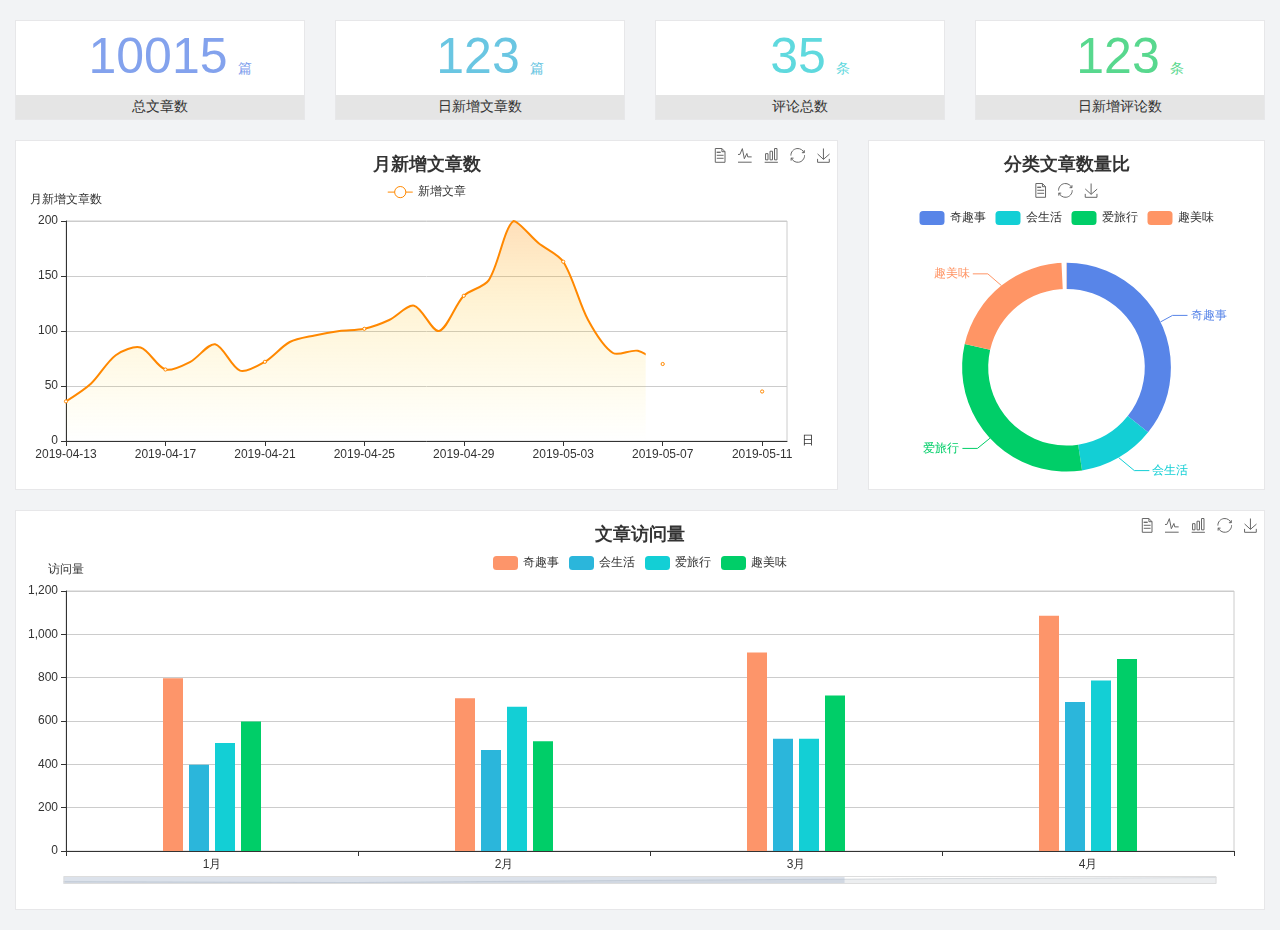
<file: home/dashboard.html>
<!DOCTYPE html>
<html lang="en">

<head>
  <meta charset="UTF-8">
  <meta name="viewport" content="width=device-width, initial-scale=1.0">
  <meta http-equiv="X-UA-Compatible" content="ie=edge">
  <title>图表统计</title>
  <link rel="stylesheet" href="../../assets/lib/bootstrap.css" />
  <link rel="stylesheet" href="../../assets/lib/main.css" />
  <script src="../../assets/lib/jquery.js"></script>
  <script type="text/javascript" src="../../assets/lib/echarts.min.js"></script>
</head>

<body>
  <div class="container-fluid">
    <div class="row spannel_list">
      <div class="col-sm-3 col-xs-6">
        <div class="spannel">
          <em>10015</em><span>篇</span>
          <b>总文章数</b>
        </div>
      </div>
      <div class="col-sm-3 col-xs-6">
        <div class="spannel scolor01">
          <em>123</em><span>篇</span>
          <b>日新增文章数</b>
        </div>
      </div>
      <div class="col-sm-3 col-xs-6">
        <div class="spannel scolor02">
          <em>35</em><span>条</span>
          <b>评论总数</b>
        </div>
      </div>
      <div class="col-sm-3 col-xs-6">
        <div class="spannel scolor03">
          <em>123</em><span>条</span>
          <b>日新增评论数</b>
        </div>
      </div>
    </div>
  </div>

  <div class="container-fluid">
    <div class="row curve-pie">
      <div class="col-lg-8 col-md-8">
        <div class="gragh_pannel" id="curve_show"></div>
      </div>
      <div class="col-lg-4 col-md-4">
        <div class="gragh_pannel" id="pie_show"></div>
      </div>
    </div>
  </div>

  <div class="container-fluid">
    <div class="column_pannel" id="column_show"></div>
  </div>

  <script>
    var oChart = echarts.init(document.getElementById('curve_show'));
    var aList_all = [
      { 'count': 36, 'date': '2019-04-13' },
      { 'count': 52, 'date': '2019-04-14' },
      { 'count': 78, 'date': '2019-04-15' },
      { 'count': 85, 'date': '2019-04-16' },
      { 'count': 65, 'date': '2019-04-17' },
      { 'count': 72, 'date': '2019-04-18' },
      { 'count': 88, 'date': '2019-04-19' },
      { 'count': 64, 'date': '2019-04-20' },
      { 'count': 72, 'date': '2019-04-21' },
      { 'count': 90, 'date': '2019-04-22' },
      { 'count': 96, 'date': '2019-04-23' },
      { 'count': 100, 'date': '2019-04-24' },
      { 'count': 102, 'date': '2019-04-25' },
      { 'count': 110, 'date': '2019-04-26' },
      { 'count': 123, 'date': '2019-04-27' },
      { 'count': 100, 'date': '2019-04-28' },
      { 'count': 132, 'date': '2019-04-29' },
      { 'count': 146, 'date': '2019-04-30' },
      { 'count': 200, 'date': '2019-05-01' },
      { 'count': 180, 'date': '2019-05-02' },
      { 'count': 163, 'date': '2019-05-03' },
      { 'count': 110, 'date': '2019-05-04' },
      { 'count': 80, 'date': '2019-05-05' },
      { 'count': 82, 'date': '2019-05-06' },
      { 'count': 70, 'date': '2019-05-07' },
      { 'count': 65, 'date': '2019-05-08' },
      { 'count': 54, 'date': '2019-05-09' },
      { 'count': 40, 'date': '2019-05-10' },
      { 'count': 45, 'date': '2019-05-11' },
      { 'count': 38, 'date': '2019-05-12' },
    ];

    let aCount = [];
    let aDate = [];

    for (var i = 0; i < aList_all.length; i++) {
      aCount.push(aList_all[i].count);
      aDate.push(aList_all[i].date);
    }

    var chartopt = {
      title: {
        text: '月新增文章数',
        left: 'center',
        top: '10'
      },
      tooltip: {
        trigger: 'axis'
      },
      legend: {
        data: ['新增文章'],
        top: '40'
      },
      toolbox: {
        show: true,
        feature: {
          mark: { show: true },
          dataView: { show: true, readOnly: false },
          magicType: { show: true, type: ['line', 'bar'] },
          restore: { show: true },
          saveAsImage: { show: true }
        }
      },
      calculable: true,
      xAxis: [
        {
          name: '日',
          type: 'category',
          boundaryGap: false,
          data: aDate
        }
      ],
      yAxis: [
        {
          name: '月新增文章数',
          type: 'value'
        }
      ],
      series: [
        {
          name: '新增文章',
          type: 'line',
          smooth: true,
          itemStyle: { normal: { areaStyle: { type: 'default' }, color: '#f80' }, lineStyle: { color: '#f80' } },
          data: aCount
        }],
      areaStyle: {
        normal: {
          color: new echarts.graphic.LinearGradient(0, 0, 0, 1, [{
            offset: 0,
            color: 'rgba(255,136,0,0.39)'
          }, {
            offset: .34,
            color: 'rgba(255,180,0,0.25)'
          }, {
            offset: 1,
            color: 'rgba(255,222,0,0.00)'
          }])

        }
      },
      grid: {
        show: true,
        x: 50,
        x2: 50,
        y: 80,
        height: 220
      }
    };

    oChart.setOption(chartopt);


    var oPie = echarts.init(document.getElementById('pie_show'));
    var oPieopt =
    {
      title: {
        top: 10,
        text: '分类文章数量比',
        x: 'center'
      },
      tooltip: {
        trigger: 'item',
        formatter: "{a} <br/>{b} : {c} ({d}%)"
      },
      color: ['#5885e8', '#13cfd5', '#00ce68', '#ff9565'],
      legend: {
        x: 'center',
        top: 65,
        data: ['奇趣事', '会生活', '爱旅行', '趣美味']
      },
      toolbox: {
        show: true,
        x: 'center',
        top: 35,
        feature: {
          mark: { show: true },
          dataView: { show: true, readOnly: false },
          magicType: {
            show: true,
            type: ['pie', 'funnel'],
            option: {
              funnel: {
                x: '25%',
                width: '50%',
                funnelAlign: 'left',
                max: 1548
              }
            }
          },
          restore: { show: true },
          saveAsImage: { show: true }
        }
      },
      calculable: true,
      series: [
        {
          name: '访问来源',
          type: 'pie',
          radius: ['45%', '60%'],
          center: ['50%', '65%'],
          data: [
            { value: 300, name: '奇趣事' },
            { value: 100, name: '会生活' },
            { value: 260, name: '爱旅行' },
            { value: 180, name: '趣美味' }
          ]
        }
      ]
    };
    oPie.setOption(oPieopt);



    var oColumn = this.echarts.init(document.getElementById('column_show'));
    var oColumnopt =
    {
      title: {
        text: '文章访问量',
        left: 'center',
        top: '10'
      },
      tooltip: {
        trigger: 'axis'
      },
      legend: {
        data: ['奇趣事', '会生活', '爱旅行', '趣美味'],
        top: '40'
      },
      toolbox: {
        show: true,
        feature: {
          mark: { show: true },
          dataView: { show: true, readOnly: false },
          magicType: { show: true, type: ['line', 'bar'] },
          restore: { show: true },
          saveAsImage: { show: true }
        }
      },
      calculable: true,
      xAxis: [
        {
          type: 'category',
          data: ['1月', '2月', '3月', '4月', '5月']
        }
      ],
      yAxis: [
        {
          name: '访问量',
          type: 'value'
        }
      ],
      series: [
        {
          name: '奇趣事',
          type: 'bar',
          barWidth: 20,
          itemStyle: {
            normal: { areaStyle: { type: 'default' }, color: '#fd956a' }
          },
          data: [800, 708, 920, 1090, 1200]
        },
        {
          name: '会生活',
          type: 'bar',
          barWidth: 20,
          itemStyle: {
            normal: { areaStyle: { type: 'default' }, color: '#2bb6db' }
          },
          data: [400, 468, 520, 690, 800]
        },
        {
          name: '爱旅行',
          type: 'bar',
          barWidth: 20,
          itemStyle: {
            normal: { areaStyle: { type: 'default' }, color: '#13cfd5' }
          },
          data: [500, 668, 520, 790, 900]
        },
        {
          name: '趣美味',
          type: 'bar',
          barWidth: 20,
          itemStyle: {
            normal: { areaStyle: { type: 'default' }, color: '#00ce68' }
          },
          data: [600, 508, 720, 890, 1000]
        }
      ],
      grid: {
        show: true,
        x: 50,
        x2: 30,
        y: 80,
        height: 260
      },
      dataZoom: [//给x轴设置滚动条
        {
          start: 0,//默认为0
          end: 100 - 1000 / 31,//默认为100
          type: 'slider',
          show: true,
          xAxisIndex: [0],
          handleSize: 0,//滑动条的 左右2个滑动条的大小
          height: 8,//组件高度
          left: 45, //左边的距离
          right: 50,//右边的距离
          bottom: 26,//右边的距离
          handleColor: '#ddd',//h滑动图标的颜色
          handleStyle: {
            borderColor: "#cacaca",
            borderWidth: "1",
            shadowBlur: 2,
            background: "#ddd",
            shadowColor: "#ddd",
          }
        }]
    };
    oColumn.setOption(oColumnopt);
  </script>
</body>

</html>
</file>
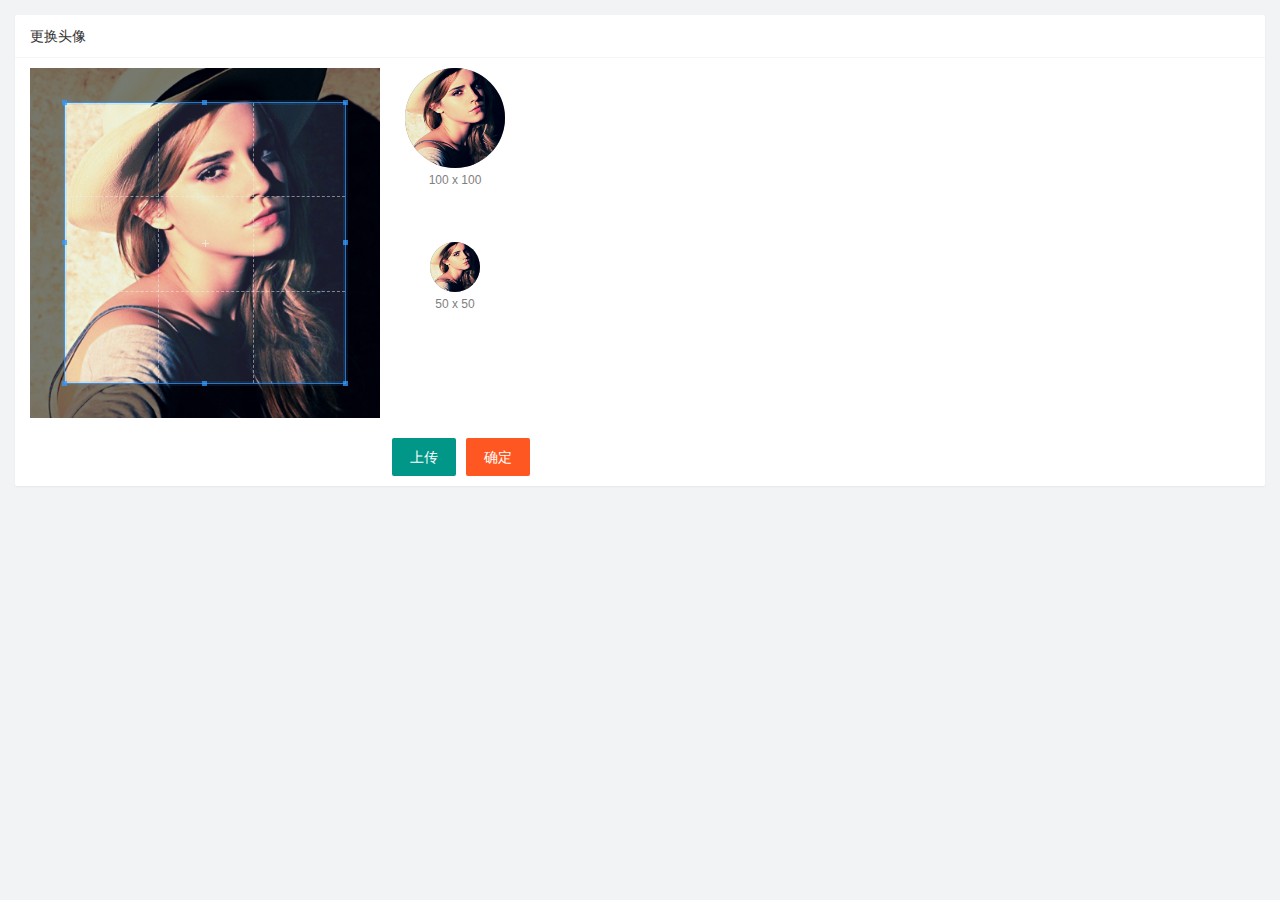
<file: user/user_avatar.html>
<!DOCTYPE html>
<html lang="en">

<head>
    <meta charset="UTF-8">
    <meta name="viewport" content="width=device-width, initial-scale=1.0">
    <title>Document</title>
    <link rel="stylesheet" href="/assets/lib/layui/css/layui.css">
    <link rel="stylesheet" href="/assets/lib/cropper/cropper.css" />
    <link rel="stylesheet" href="/assets/css/user/user_avatar.css">
</head>

<body>
    <div class="layui-card">
        <div class="layui-card-header">更换头像</div>
        <div class="layui-card-body">
            <!-- 第一行的图片裁剪和预览区域 -->
            <div class="row1">
                <!-- 图片裁剪区域 -->
                <div class="cropper-box">
                    <!-- 这个 img 标签很重要，将来会把它初始化为裁剪区域 -->
                    <img id="image" src="/assets/images/sample.jpg" />
                </div>
                <!-- 图片的预览区域 -->
                <div class="preview-box">
                    <div>
                        <!-- 宽高为 100px 的预览区域 -->
                        <div class="img-preview w100"></div>
                        <p class="size">100 x 100</p>
                    </div>
                    <div>
                        <!-- 宽高为 50px 的预览区域 -->
                        <div class="img-preview w50"></div>
                        <p class="size">50 x 50</p>
                    </div>
                </div>
            </div>

            <!-- 第二行的按钮区域 -->
            <div class="row2">
                <!-- 通过accept属性, 可以指定允许用户选择什么类型的文件 -->
                <input type="file" name="file" id="file" accept="image/png,image/jpeg">
                <button type="button" class="layui-btn" id='btnChooseImage'>上传</button>
                <button type="button" class="layui-btn layui-btn-danger" id="btnUpload">确定</button>
            </div>
        </div>
    </div>

    <script src="/assets/lib/layui/layui.all.js"></script>
    <script src="/assets/lib/jquery.js"></script>
    <script src="/assets/lib/cropper/Cropper.js"></script>
    <script src="/assets/lib/cropper/jquery-cropper.js"></script>
    <script src="/assets/js/baseAPI.js"></script>
    <script src="/assets/js/user/user_avatar.js"></script>
</body>

</html>
</file>
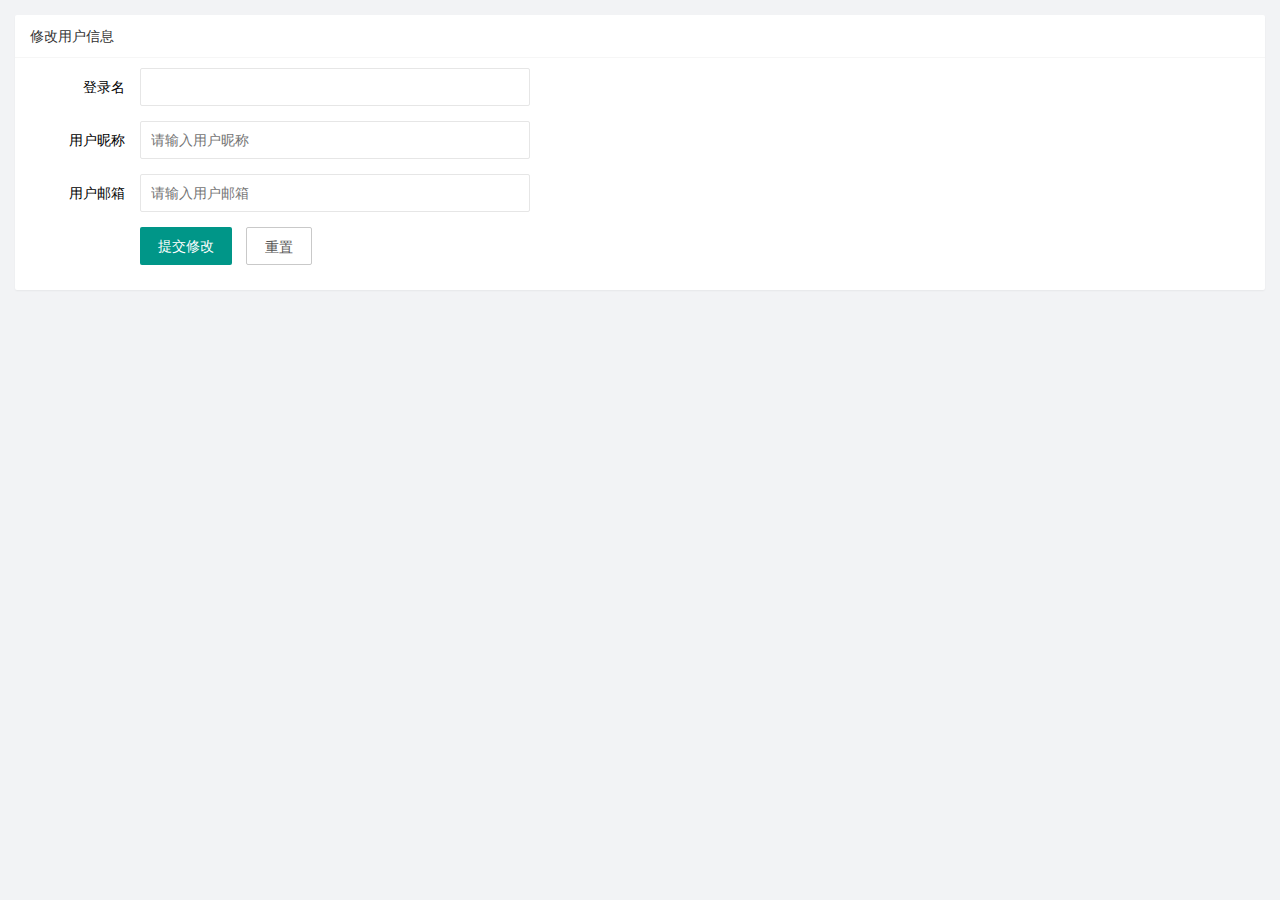
<file: user/user_info.html>
<!DOCTYPE html>
<html lang="en">

<head>
    <meta charset="UTF-8">
    <meta name="viewport" content="width=device-width, initial-scale=1.0">
    <title>Document</title>
    <link rel="stylesheet" href="/assets/lib/layui/css/layui.css">
    <link rel="stylesheet" href="/assets/css/user/user_info.css">
</head>

<body>
    <div class="layui-card">
        <div class="layui-card-header">修改用户信息</div>
        <div class="layui-card-body">
            <!-- form表单区域 -->
            <form class="layui-form" lay-filter="formUserInfo">
                <input type="hidden" name="id">
                <div class="layui-form-item">
                    <label class="layui-form-label">登录名</label>
                    <div class="layui-input-block">
                        <input type="text" name="username" required lay-verify="required" autocomplete="off"
                            class="layui-input" readonly>
                    </div>
                </div>
                <div class="layui-form-item">
                    <label class="layui-form-label">用户昵称</label>
                    <div class="layui-input-block">
                        <input type="text" name="nickname" required lay-verify="required|nickname" placeholder="请输入用户昵称"
                            autocomplete="off" class="layui-input">
                    </div>
                </div>
                <div class="layui-form-item">
                    <label class="layui-form-label">用户邮箱</label>
                    <div class="layui-input-block">
                        <input type="text" name="email" required lay-verify="required|email" placeholder="请输入用户邮箱"
                            autocomplete="off" class="layui-input">
                    </div>
                </div>
                <div class="layui-form-item">
                    <div class="layui-input-block">
                        <button class="layui-btn" lay-submit lay-filter="formDemo">提交修改</button>
                        <button type="reset" class="layui-btn layui-btn-primary" id="btnReset">重置</button>
                    </div>
                </div>
            </form>

        </div>
    </div>
    <!-- 导入layui 的js -->
    <script src="/assets/lib/layui/layui.all.js"></script>
    <!-- 导入jQuery -->
    <script src="/assets/lib/jquery.js"></script>
    <!-- 导入baseAPI -->
    <script src="/assets/js/baseAPI.js"></script>
    <!-- 导入自己的js -->
    <script src="/assets/js/user/user_info.js"></script>
</body>

</html>
</file>
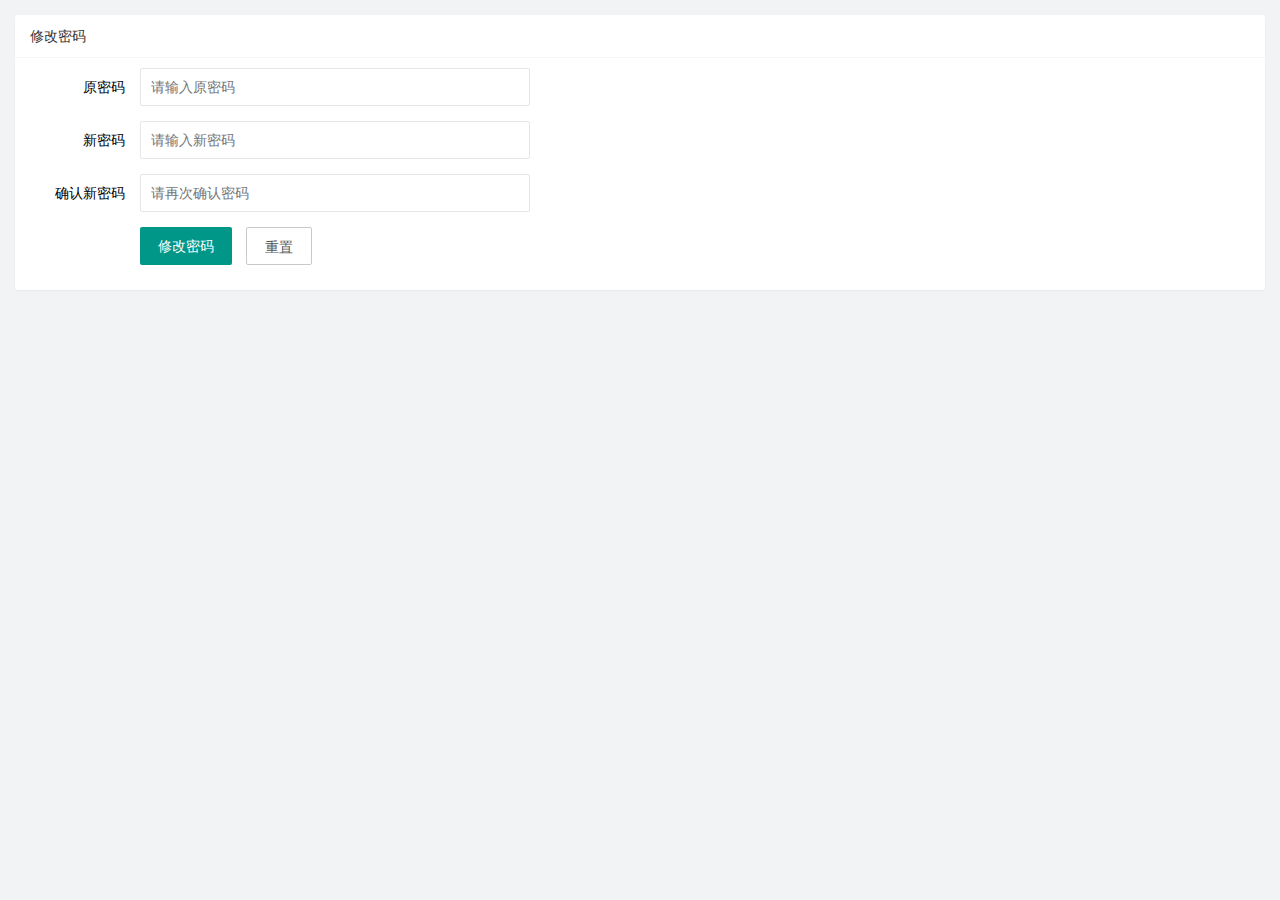
<file: user/user_pwd.html>
<!DOCTYPE html>
<html lang="en">

<head>
    <meta charset="UTF-8">
    <meta name="viewport" content="width=device-width, initial-scale=1.0">
    <title>Document</title>
    <link rel="stylesheet" href="/assets/lib/layui/css/layui.css">
    <link rel="stylesheet" href="/assets/css/user/user_pwd.css">
</head>

<body>
    <div class="layui-card">
        <div class="layui-card-header">修改密码</div>
        <div class="layui-card-body">
            <!-- form表单区域 -->
            <form class="layui-form" lay-filter="formUserPwd">
                <input type="hidden" name="id">
                <div class="layui-form-item">
                    <label class="layui-form-label">原密码</label>
                    <div class="layui-input-block">
                        <input type="password" name="oldPwd" required lay-verify="required|pwd" placeholder="请输入原密码"
                            autocomplete="off" class="layui-input">
                    </div>
                </div>
                <div class="layui-form-item">
                    <label class="layui-form-label">新密码</label>
                    <div class="layui-input-block">
                        <input type="password" name="newPwd" required lay-verify="required|pwd|samePwd"
                            placeholder="请输入新密码" autocomplete="off" class="layui-input">
                    </div>
                </div>
                <div class="layui-form-item">
                    <label class="layui-form-label">确认新密码</label>
                    <div class="layui-input-block">
                        <input type="password" name="rePwd" required lay-verify="required|pwd|rePwd"
                            placeholder="请再次确认密码" autocomplete="off" class="layui-input">
                    </div>
                </div>
                <div class="layui-form-item">
                    <div class="layui-input-block">
                        <button class="layui-btn" lay-submit lay-filter="formDemo">修改密码</button>
                        <button type="reset" class="layui-btn layui-btn-primary" id="btnReset">重置</button>
                    </div>
                </div>
            </form>

        </div>
    </div>
    <!-- 导入layui的js -->
    <script src="/assets/lib/layui/layui.all.js"></script>
    <!-- 导入jQuery -->
    <script src="/assets/lib/jquery.js"></script>
    <!-- 导入baseAPI -->
    <script src="/assets/js/baseAPI.js"></script>
    <!-- 导入自己的js -->
    <script src="/assets/js/user/user_pwd.js"></script>

</body>

</html>
</file>
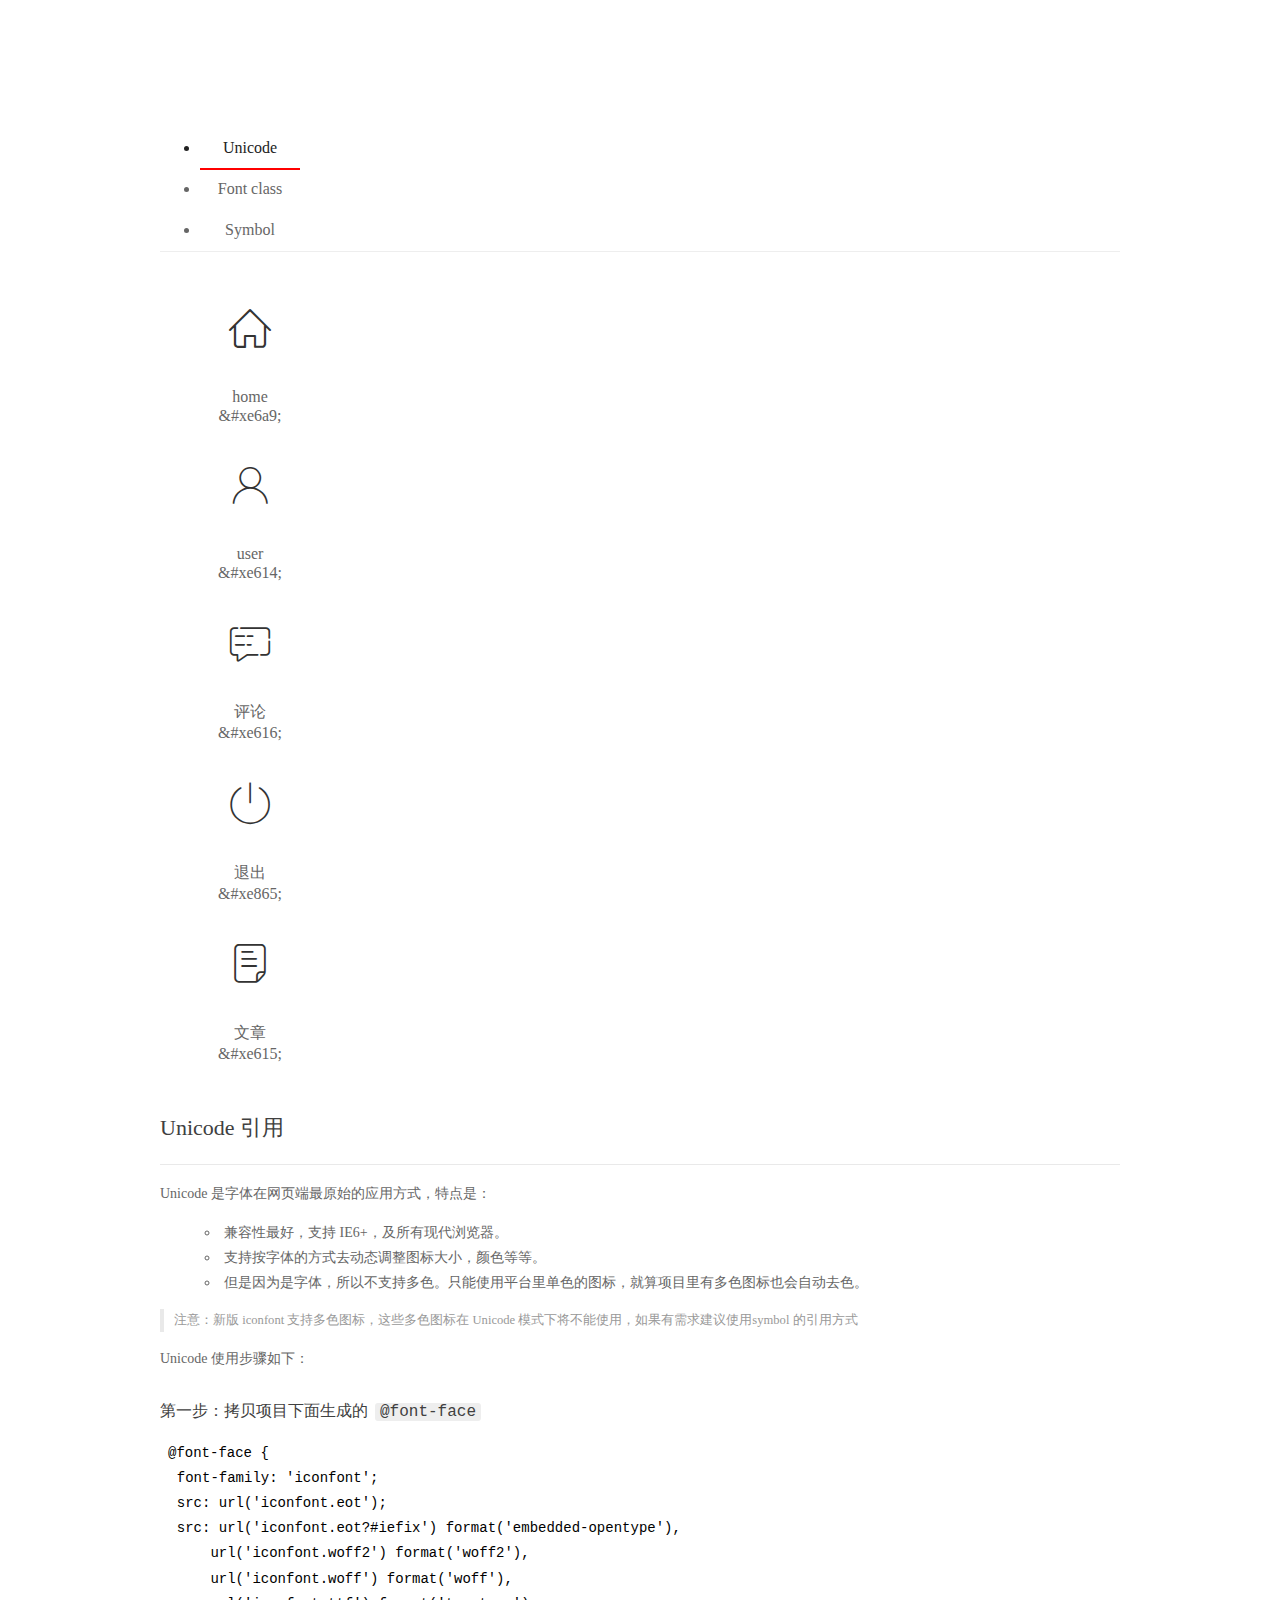
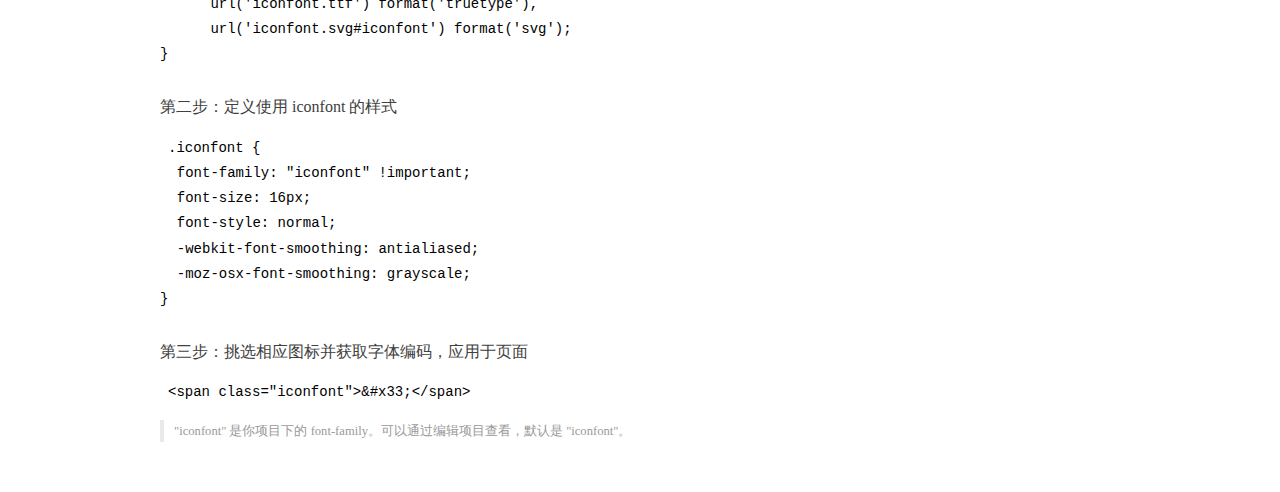
<file: assets/fonts/demo_index.html>
<!DOCTYPE html>
<html>
<head>
  <meta charset="utf-8"/>
  <title>IconFont Demo</title>
  <link rel="shortcut icon" href="https://gtms04.alicdn.com/tps/i4/TB1_oz6GVXXXXaFXpXXJDFnIXXX-64-64.ico" type="image/x-icon"/>
  <link rel="stylesheet" href="https://g.alicdn.com/thx/cube/1.3.2/cube.min.css">
  <link rel="stylesheet" href="demo.css">
  <link rel="stylesheet" href="iconfont.css">
  <script src="iconfont.js"></script>
  <!-- jQuery -->
  <script src="https://a1.alicdn.com/oss/uploads/2018/12/26/7bfddb60-08e8-11e9-9b04-53e73bb6408b.js"></script>
  <!-- 代码高亮 -->
  <script src="https://a1.alicdn.com/oss/uploads/2018/12/26/a3f714d0-08e6-11e9-8a15-ebf944d7534c.js"></script>
</head>
<body>
  <div class="main">
    <h1 class="logo"><a href="https://www.iconfont.cn/" title="iconfont 首页" target="_blank">&#xe86b;</a></h1>
    <div class="nav-tabs">
      <ul id="tabs" class="dib-box">
        <li class="dib active"><span>Unicode</span></li>
        <li class="dib"><span>Font class</span></li>
        <li class="dib"><span>Symbol</span></li>
      </ul>
      
    </div>
    <div class="tab-container">
      <div class="content unicode" style="display: block;">
          <ul class="icon_lists dib-box">
          
            <li class="dib">
              <span class="icon iconfont">&#xe6a9;</span>
                <div class="name">home</div>
                <div class="code-name">&amp;#xe6a9;</div>
              </li>
          
            <li class="dib">
              <span class="icon iconfont">&#xe614;</span>
                <div class="name">user</div>
                <div class="code-name">&amp;#xe614;</div>
              </li>
          
            <li class="dib">
              <span class="icon iconfont">&#xe616;</span>
                <div class="name">评论</div>
                <div class="code-name">&amp;#xe616;</div>
              </li>
          
            <li class="dib">
              <span class="icon iconfont">&#xe865;</span>
                <div class="name">退出</div>
                <div class="code-name">&amp;#xe865;</div>
              </li>
          
            <li class="dib">
              <span class="icon iconfont">&#xe615;</span>
                <div class="name">文章</div>
                <div class="code-name">&amp;#xe615;</div>
              </li>
          
          </ul>
          <div class="article markdown">
          <h2 id="unicode-">Unicode 引用</h2>
          <hr>

          <p>Unicode 是字体在网页端最原始的应用方式，特点是：</p>
          <ul>
            <li>兼容性最好，支持 IE6+，及所有现代浏览器。</li>
            <li>支持按字体的方式去动态调整图标大小，颜色等等。</li>
            <li>但是因为是字体，所以不支持多色。只能使用平台里单色的图标，就算项目里有多色图标也会自动去色。</li>
          </ul>
          <blockquote>
            <p>注意：新版 iconfont 支持多色图标，这些多色图标在 Unicode 模式下将不能使用，如果有需求建议使用symbol 的引用方式</p>
          </blockquote>
          <p>Unicode 使用步骤如下：</p>
          <h3 id="-font-face">第一步：拷贝项目下面生成的 <code>@font-face</code></h3>
<pre><code class="language-css"
>@font-face {
  font-family: 'iconfont';
  src: url('iconfont.eot');
  src: url('iconfont.eot?#iefix') format('embedded-opentype'),
      url('iconfont.woff2') format('woff2'),
      url('iconfont.woff') format('woff'),
      url('iconfont.ttf') format('truetype'),
      url('iconfont.svg#iconfont') format('svg');
}
</code></pre>
          <h3 id="-iconfont-">第二步：定义使用 iconfont 的样式</h3>
<pre><code class="language-css"
>.iconfont {
  font-family: "iconfont" !important;
  font-size: 16px;
  font-style: normal;
  -webkit-font-smoothing: antialiased;
  -moz-osx-font-smoothing: grayscale;
}
</code></pre>
          <h3 id="-">第三步：挑选相应图标并获取字体编码，应用于页面</h3>
<pre>
<code class="language-html"
>&lt;span class="iconfont"&gt;&amp;#x33;&lt;/span&gt;
</code></pre>
          <blockquote>
            <p>"iconfont" 是你项目下的 font-family。可以通过编辑项目查看，默认是 "iconfont"。</p>
          </blockquote>
          </div>
      </div>
      <div class="content font-class">
        <ul class="icon_lists dib-box">
          
          <li class="dib">
            <span class="icon iconfont icon-home"></span>
            <div class="name">
              home
            </div>
            <div class="code-name">.icon-home
            </div>
          </li>
          
          <li class="dib">
            <span class="icon iconfont icon-user"></span>
            <div class="name">
              user
            </div>
            <div class="code-name">.icon-user
            </div>
          </li>
          
          <li class="dib">
            <span class="icon iconfont icon-pinglun"></span>
            <div class="name">
              评论
            </div>
            <div class="code-name">.icon-pinglun
            </div>
          </li>
          
          <li class="dib">
            <span class="icon iconfont icon-tuichu"></span>
            <div class="name">
              退出
            </div>
            <div class="code-name">.icon-tuichu
            </div>
          </li>
          
          <li class="dib">
            <span class="icon iconfont icon-16"></span>
            <div class="name">
              文章
            </div>
            <div class="code-name">.icon-16
            </div>
          </li>
          
        </ul>
        <div class="article markdown">
        <h2 id="font-class-">font-class 引用</h2>
        <hr>

        <p>font-class 是 Unicode 使用方式的一种变种，主要是解决 Unicode 书写不直观，语意不明确的问题。</p>
        <p>与 Unicode 使用方式相比，具有如下特点：</p>
        <ul>
          <li>兼容性良好，支持 IE8+，及所有现代浏览器。</li>
          <li>相比于 Unicode 语意明确，书写更直观。可以很容易分辨这个 icon 是什么。</li>
          <li>因为使用 class 来定义图标，所以当要替换图标时，只需要修改 class 里面的 Unicode 引用。</li>
          <li>不过因为本质上还是使用的字体，所以多色图标还是不支持的。</li>
        </ul>
        <p>使用步骤如下：</p>
        <h3 id="-fontclass-">第一步：引入项目下面生成的 fontclass 代码：</h3>
<pre><code class="language-html">&lt;link rel="stylesheet" href="./iconfont.css"&gt;
</code></pre>
        <h3 id="-">第二步：挑选相应图标并获取类名，应用于页面：</h3>
<pre><code class="language-html">&lt;span class="iconfont icon-xxx"&gt;&lt;/span&gt;
</code></pre>
        <blockquote>
          <p>"
            iconfont" 是你项目下的 font-family。可以通过编辑项目查看，默认是 "iconfont"。</p>
        </blockquote>
      </div>
      </div>
      <div class="content symbol">
          <ul class="icon_lists dib-box">
          
            <li class="dib">
                <svg class="icon svg-icon" aria-hidden="true">
                  <use xlink:href="#icon-home"></use>
                </svg>
                <div class="name">home</div>
                <div class="code-name">#icon-home</div>
            </li>
          
            <li class="dib">
                <svg class="icon svg-icon" aria-hidden="true">
                  <use xlink:href="#icon-user"></use>
                </svg>
                <div class="name">user</div>
                <div class="code-name">#icon-user</div>
            </li>
          
            <li class="dib">
                <svg class="icon svg-icon" aria-hidden="true">
                  <use xlink:href="#icon-pinglun"></use>
                </svg>
                <div class="name">评论</div>
                <div class="code-name">#icon-pinglun</div>
            </li>
          
            <li class="dib">
                <svg class="icon svg-icon" aria-hidden="true">
                  <use xlink:href="#icon-tuichu"></use>
                </svg>
                <div class="name">退出</div>
                <div class="code-name">#icon-tuichu</div>
            </li>
          
            <li class="dib">
                <svg class="icon svg-icon" aria-hidden="true">
                  <use xlink:href="#icon-16"></use>
                </svg>
                <div class="name">文章</div>
                <div class="code-name">#icon-16</div>
            </li>
          
          </ul>
          <div class="article markdown">
          <h2 id="symbol-">Symbol 引用</h2>
          <hr>

          <p>这是一种全新的使用方式，应该说这才是未来的主流，也是平台目前推荐的用法。相关介绍可以参考这篇<a href="">文章</a>
            这种用法其实是做了一个 SVG 的集合，与另外两种相比具有如下特点：</p>
          <ul>
            <li>支持多色图标了，不再受单色限制。</li>
            <li>通过一些技巧，支持像字体那样，通过 <code>font-size</code>, <code>color</code> 来调整样式。</li>
            <li>兼容性较差，支持 IE9+，及现代浏览器。</li>
            <li>浏览器渲染 SVG 的性能一般，还不如 png。</li>
          </ul>
          <p>使用步骤如下：</p>
          <h3 id="-symbol-">第一步：引入项目下面生成的 symbol 代码：</h3>
<pre><code class="language-html">&lt;script src="./iconfont.js"&gt;&lt;/script&gt;
</code></pre>
          <h3 id="-css-">第二步：加入通用 CSS 代码（引入一次就行）：</h3>
<pre><code class="language-html">&lt;style&gt;
.icon {
  width: 1em;
  height: 1em;
  vertical-align: -0.15em;
  fill: currentColor;
  overflow: hidden;
}
&lt;/style&gt;
</code></pre>
          <h3 id="-">第三步：挑选相应图标并获取类名，应用于页面：</h3>
<pre><code class="language-html">&lt;svg class="icon" aria-hidden="true"&gt;
  &lt;use xlink:href="#icon-xxx"&gt;&lt;/use&gt;
&lt;/svg&gt;
</code></pre>
          </div>
      </div>

    </div>
  </div>
  <script>
  $(document).ready(function () {
      $('.tab-container .content:first').show()

      $('#tabs li').click(function (e) {
        var tabContent = $('.tab-container .content')
        var index = $(this).index()

        if ($(this).hasClass('active')) {
          return
        } else {
          $('#tabs li').removeClass('active')
          $(this).addClass('active')

          tabContent.hide().eq(index).fadeIn()
        }
      })
    })
  </script>
</body>
</html>
</file>
<file: assets/lib/main.css>
body{
    font-family:'MicroSoft YaHei';
    background-color: #f2f3f5;
}
.main_wrap{
    position:fixed;
    width:100%;
    height:100%;
    left:0px;
    top:0px;
    background:url('../images/login_bg.jpg'); 
    background-size:100% 100%; 
  }
.header{
    width:1200px;
    overflow: hidden;
    margin:20px auto 0;
}
.heade .logo{
    float: left;
}
.header .copyright{
    float:right;
    font-size:12px;
    color:#fff;
    text-align:right;
    line-height:20px;
    margin-top:10px;
}
.login_form_con{
    position:absolute;
    left:50%;
    top:50%;
    margin-left:-200px;
    margin-top:-155px;
    width:400px;
    height:310px;
    background-color: #edeff0;
}

.login_form{
    position: relative;
}

.login_form .icon-user{
    position:absolute;
    font-size:16px;
    color:#999;
    left:46px;
    top:12px;
}
.login_form .icon-key{
    position:absolute;
    font-size:18px;
    color:#999;
    left:46px;
    top:78px;
}
.login_title{
    height:60px;
    background:url('../images/login_title.png') center center no-repeat #fff;
}
.input_txt,.input_pass,.input_sub{
    display:block;
    width:334px;
    height:37px;
    padding:0px;
    text-indent:40px;
    border:1px solid #ddd;
    margin:27px auto 0;
    outline:none;
}
.input_sub{
    margin-top:40px;
    height:42px;
    background-color: #19b9e7;
    text-indent:0px;
    font-size:18px;
    color:#fff;
    cursor: pointer;
}
.input_sub:hover{
    background-color: #08a0cc;
}

.sider{
    position:fixed;
    left:0;
    top:0;
    bottom:0;
    width:210px;
    background-color: #323745;
}
.sider .logo{
    display:block;
    height:56px;
    background-color: #242732;
    overflow: hidden;
}
.sider .logo img{
    display:block;
    margin:6px auto 0;
}
.user_info{
    height:79px;
    border-bottom:1px solid #5a5e6b;
}

.user_info img{
    float: left;
    width:40px;
    height:40px;
    border-radius:20px;
    margin:19px 0 0 30px;
}
.user_info span{
    float: left;
    width:120px;
    font-size:12px;
    color:#fff;
    margin:23px 0 0 20px;
}
.user_info b{
    float: left;
    width: 120px;
    font-weight:normal;
    font-size:12px;
    color:#adafb5;
    margin:2px 0 0 20px;
}

.menu .level01{
    height:50px;
    line-height:50px;
}
.menu .level01 a{
    display:block;
    height:50px;
    font-size:12px;
    color:#adafb5;
    overflow: hidden;
}
.menu .level01.active a{
    background-color: #1378f0;
    color:#fff;
}
.menu .level01.active i{
    color:#fff;
}

.menu .level01 a:hover{
    background-color: #1378f0;
    color:#fff;
}
.menu .level01 a:hover i{
    color:#fff;
}
.menu .level01 i{
    color:#61646f;
    font-size:22px;
    float: left;
    margin-left:26px;
}
.menu .level01 span{
    float: left;
    margin-left:10px;
}
.menu .level01 b{
    float: right;
    margin-right:20px;
    font-weight:normal;
    transform:rotate(90deg);
    transition:all 500ms ease;
}

.menu .level01 .rotate0{
    transform:rotate(0deg);
}

.menu .level02{
    background: #242732;
    display:none;
}


.menu .level02 li{
    height:40px;
    line-height:40px;
}
.menu .level02 li a{
    display:block;
    height:40px;
    font-size:12px;
    color:#adafb5;
    overflow: hidden;
}

.menu .level02 li a:hover{
    background-color: #1378f0;
    color:#fff;
}

.menu .level02 li i{
    font-size:12px;
    float: left;
    margin-left:60px;
}
.menu .level02 li span{
    font-size:12px;
    float: left;
    margin-left:5px;
}

.menu .level02 .active a{
    color:#ffae00;
}

.header_bar{
    position:fixed;
    left:210px;
    right:0;
    top:0;
    height:56px;
    background-color: #fff;
}

.main{
    position:fixed;
    left:210px;
    top:56px;
    right:0;
    bottom:0;
    background-color: #f2f3f5;
}

.search_form{
    width:218px;
    height:33px;
    border:1px solid #ddd;
    background-color: #f2f3f5;
    border-radius:16px;
    float: left;
    margin:12px 0 0 27px;
}

.search_form input{
    padding:0px;
    margin:0px;
    border:0px;
    float: left;
    background-color: #f2f3f5;
    font-size:12px;
    width:175px;
    height:31px;
    margin-left:12px;
    outline:none;
   
}

.search_form .icon-search{
    line-height:33px;
    cursor: pointer;
    font-size:18px;
    color:#abaebb;
}
.user_center_link{
    float:right;

}
.user_center_link a{
    line-height:56px;
    font-size:12px;
    color:#999;
    margin-right:15px;
}
.user_center_link a:hover{
    color:#ffae00
}

.user_center_link img{
    width:42px;
    height:42px;
    border-radius:32px;
    margin-right:10px;
}

.spannel_list{
    margin-top:20px;
}

.spannel{
	height:100px;
	overflow:hidden;
	text-align:center;
    position:relative;
    background-color: #fff;
    border:1px solid #e7e7e9;
    margin-bottom:20px;
}

.spannel em{
    font-style:normal;
	font-size:50px;
	line-height:50px;
	display:inline-block;
	margin:10px 0 0 20px;
	font-family:'Arial';
	color:#83a2ed;
}

.spannel span{
	font-size:14px;
	display:inline-block;
	color:#83a2ed;
	margin-left:10px;
}

.spannel b{
	position:absolute;
	left:0;
	bottom:0;
	width:100%;
	line-height:24px;
	background:#e5e5e5;
	color:#333;
	font-size:14px;
	font-weight:normal;
}

.scolor01 em,.scolor01 span{
	color:#6ac6e2;
}

.scolor02 em,.scolor02 span{
	color:#5fd9de;
}

.scolor03 em,.scolor03 span{
	color:#58d88e;
}


.gragh_pannel{
    height:350px;
    border:1px solid #e7e7e9;
    background-color: #fff!important; 
    margin-bottom:20px;  
}

.column_pannel{
    margin-bottom:20px;
    height:400px;
    border:1px solid #e7e7e9;
    background-color: #fff!important;   
}

.common_title{
    line-height:42px;
    background-color: #fbfbfb;
    border:1px solid #e7e7e9;
    margin-top:20px;
    text-indent: 15px;
    font-size:14px;
    color:#333;
}

.common_con{
    border:1px solid #e7e7e9;
    border-top:0px;
    background-color: #fff;
    padding-bottom:20px;
    margin-bottom:20px;
}
.opt_btns{
    margin-top:20px;
}

.mp20{
    margin-top:20px;
}

.pagination{   
   margin:0;
}

.article_form{
    margin-top:20px;
}

.form-group{
    margin-bottom:25px;
}

.form-group label{
    font-weight:normal;
    color:#666;
}

.icon-icondate{
    line-height:16px;
}

.user_pic{
    width:100px;
    height:100px;
    margin-bottom:10px;
}

.article_cover{
    width:200px;
    height:200px;
    margin-bottom:10px;
}
</file>
<file: assets/lib/layui/css/layui.css>
/** layui-v2.5.5 MIT License By https://www.layui.com */
 .layui-inline,img{display:inline-block;vertical-align:middle}h1,h2,h3,h4,h5,h6{font-weight:400}.layui-edge,.layui-header,.layui-inline,.layui-main{position:relative}.layui-body,.layui-edge,.layui-elip{overflow:hidden}.layui-btn,.layui-edge,.layui-inline,img{vertical-align:middle}.layui-btn,.layui-disabled,.layui-icon,.layui-unselect{-moz-user-select:none;-webkit-user-select:none;-ms-user-select:none}.layui-elip,.layui-form-checkbox span,.layui-form-pane .layui-form-label{text-overflow:ellipsis;white-space:nowrap}.layui-breadcrumb,.layui-tree-btnGroup{visibility:hidden}blockquote,body,button,dd,div,dl,dt,form,h1,h2,h3,h4,h5,h6,input,li,ol,p,pre,td,textarea,th,ul{margin:0;padding:0;-webkit-tap-highlight-color:rgba(0,0,0,0)}a:active,a:hover{outline:0}img{border:none}li{list-style:none}table{border-collapse:collapse;border-spacing:0}h4,h5,h6{font-size:100%}button,input,optgroup,option,select,textarea{font-family:inherit;font-size:inherit;font-style:inherit;font-weight:inherit;outline:0}pre{white-space:pre-wrap;white-space:-moz-pre-wrap;white-space:-pre-wrap;white-space:-o-pre-wrap;word-wrap:break-word}body{line-height:24px;font:14px Helvetica Neue,Helvetica,PingFang SC,Tahoma,Arial,sans-serif}hr{height:1px;margin:10px 0;border:0;clear:both}a{color:#333;text-decoration:none}a:hover{color:#777}a cite{font-style:normal;*cursor:pointer}.layui-border-box,.layui-border-box *{box-sizing:border-box}.layui-box,.layui-box *{box-sizing:content-box}.layui-clear{clear:both;*zoom:1}.layui-clear:after{content:'\20';clear:both;*zoom:1;display:block;height:0}.layui-inline{*display:inline;*zoom:1}.layui-edge{display:inline-block;width:0;height:0;border-width:6px;border-style:dashed;border-color:transparent}.layui-edge-top{top:-4px;border-bottom-color:#999;border-bottom-style:solid}.layui-edge-right{border-left-color:#999;border-left-style:solid}.layui-edge-bottom{top:2px;border-top-color:#999;border-top-style:solid}.layui-edge-left{border-right-color:#999;border-right-style:solid}.layui-disabled,.layui-disabled:hover{color:#d2d2d2!important;cursor:not-allowed!important}.layui-circle{border-radius:100%}.layui-show{display:block!important}.layui-hide{display:none!important}@font-face{font-family:layui-icon;src:url(../font/iconfont.eot?v=250);src:url(../font/iconfont.eot?v=250#iefix) format('embedded-opentype'),url(../font/iconfont.woff2?v=250) format('woff2'),url(../font/iconfont.woff?v=250) format('woff'),url(../font/iconfont.ttf?v=250) format('truetype'),url(../font/iconfont.svg?v=250#layui-icon) format('svg')}.layui-icon{font-family:layui-icon!important;font-size:16px;font-style:normal;-webkit-font-smoothing:antialiased;-moz-osx-font-smoothing:grayscale}.layui-icon-reply-fill:before{content:"\e611"}.layui-icon-set-fill:before{content:"\e614"}.layui-icon-menu-fill:before{content:"\e60f"}.layui-icon-search:before{content:"\e615"}.layui-icon-share:before{content:"\e641"}.layui-icon-set-sm:before{content:"\e620"}.layui-icon-engine:before{content:"\e628"}.layui-icon-close:before{content:"\1006"}.layui-icon-close-fill:before{content:"\1007"}.layui-icon-chart-screen:before{content:"\e629"}.layui-icon-star:before{content:"\e600"}.layui-icon-circle-dot:before{content:"\e617"}.layui-icon-chat:before{content:"\e606"}.layui-icon-release:before{content:"\e609"}.layui-icon-list:before{content:"\e60a"}.layui-icon-chart:before{content:"\e62c"}.layui-icon-ok-circle:before{content:"\1005"}.layui-icon-layim-theme:before{content:"\e61b"}.layui-icon-table:before{content:"\e62d"}.layui-icon-right:before{content:"\e602"}.layui-icon-left:before{content:"\e603"}.layui-icon-cart-simple:before{content:"\e698"}.layui-icon-face-cry:before{content:"\e69c"}.layui-icon-face-smile:before{content:"\e6af"}.layui-icon-survey:before{content:"\e6b2"}.layui-icon-tree:before{content:"\e62e"}.layui-icon-upload-circle:before{content:"\e62f"}.layui-icon-add-circle:before{content:"\e61f"}.layui-icon-download-circle:before{content:"\e601"}.layui-icon-templeate-1:before{content:"\e630"}.layui-icon-util:before{content:"\e631"}.layui-icon-face-surprised:before{content:"\e664"}.layui-icon-edit:before{content:"\e642"}.layui-icon-speaker:before{content:"\e645"}.layui-icon-down:before{content:"\e61a"}.layui-icon-file:before{content:"\e621"}.layui-icon-layouts:before{content:"\e632"}.layui-icon-rate-half:before{content:"\e6c9"}.layui-icon-add-circle-fine:before{content:"\e608"}.layui-icon-prev-circle:before{content:"\e633"}.layui-icon-read:before{content:"\e705"}.layui-icon-404:before{content:"\e61c"}.layui-icon-carousel:before{content:"\e634"}.layui-icon-help:before{content:"\e607"}.layui-icon-code-circle:before{content:"\e635"}.layui-icon-water:before{content:"\e636"}.layui-icon-username:before{content:"\e66f"}.layui-icon-find-fill:before{content:"\e670"}.layui-icon-about:before{content:"\e60b"}.layui-icon-location:before{content:"\e715"}.layui-icon-up:before{content:"\e619"}.layui-icon-pause:before{content:"\e651"}.layui-icon-date:before{content:"\e637"}.layui-icon-layim-uploadfile:before{content:"\e61d"}.layui-icon-delete:before{content:"\e640"}.layui-icon-play:before{content:"\e652"}.layui-icon-top:before{content:"\e604"}.layui-icon-friends:before{content:"\e612"}.layui-icon-refresh-3:before{content:"\e9aa"}.layui-icon-ok:before{content:"\e605"}.layui-icon-layer:before{content:"\e638"}.layui-icon-face-smile-fine:before{content:"\e60c"}.layui-icon-dollar:before{content:"\e659"}.layui-icon-group:before{content:"\e613"}.layui-icon-layim-download:before{content:"\e61e"}.layui-icon-picture-fine:before{content:"\e60d"}.layui-icon-link:before{content:"\e64c"}.layui-icon-diamond:before{content:"\e735"}.layui-icon-log:before{content:"\e60e"}.layui-icon-rate-solid:before{content:"\e67a"}.layui-icon-fonts-del:before{content:"\e64f"}.layui-icon-unlink:before{content:"\e64d"}.layui-icon-fonts-clear:before{content:"\e639"}.layui-icon-triangle-r:before{content:"\e623"}.layui-icon-circle:before{content:"\e63f"}.layui-icon-radio:before{content:"\e643"}.layui-icon-align-center:before{content:"\e647"}.layui-icon-align-right:before{content:"\e648"}.layui-icon-align-left:before{content:"\e649"}.layui-icon-loading-1:before{content:"\e63e"}.layui-icon-return:before{content:"\e65c"}.layui-icon-fonts-strong:before{content:"\e62b"}.layui-icon-upload:before{content:"\e67c"}.layui-icon-dialogue:before{content:"\e63a"}.layui-icon-video:before{content:"\e6ed"}.layui-icon-headset:before{content:"\e6fc"}.layui-icon-cellphone-fine:before{content:"\e63b"}.layui-icon-add-1:before{content:"\e654"}.layui-icon-face-smile-b:before{content:"\e650"}.layui-icon-fonts-html:before{content:"\e64b"}.layui-icon-form:before{content:"\e63c"}.layui-icon-cart:before{content:"\e657"}.layui-icon-camera-fill:before{content:"\e65d"}.layui-icon-tabs:before{content:"\e62a"}.layui-icon-fonts-code:before{content:"\e64e"}.layui-icon-fire:before{content:"\e756"}.layui-icon-set:before{content:"\e716"}.layui-icon-fonts-u:before{content:"\e646"}.layui-icon-triangle-d:before{content:"\e625"}.layui-icon-tips:before{content:"\e702"}.layui-icon-picture:before{content:"\e64a"}.layui-icon-more-vertical:before{content:"\e671"}.layui-icon-flag:before{content:"\e66c"}.layui-icon-loading:before{content:"\e63d"}.layui-icon-fonts-i:before{content:"\e644"}.layui-icon-refresh-1:before{content:"\e666"}.layui-icon-rmb:before{content:"\e65e"}.layui-icon-home:before{content:"\e68e"}.layui-icon-user:before{content:"\e770"}.layui-icon-notice:before{content:"\e667"}.layui-icon-login-weibo:before{content:"\e675"}.layui-icon-voice:before{content:"\e688"}.layui-icon-upload-drag:before{content:"\e681"}.layui-icon-login-qq:before{content:"\e676"}.layui-icon-snowflake:before{content:"\e6b1"}.layui-icon-file-b:before{content:"\e655"}.layui-icon-template:before{content:"\e663"}.layui-icon-auz:before{content:"\e672"}.layui-icon-console:before{content:"\e665"}.layui-icon-app:before{content:"\e653"}.layui-icon-prev:before{content:"\e65a"}.layui-icon-website:before{content:"\e7ae"}.layui-icon-next:before{content:"\e65b"}.layui-icon-component:before{content:"\e857"}.layui-icon-more:before{content:"\e65f"}.layui-icon-login-wechat:before{content:"\e677"}.layui-icon-shrink-right:before{content:"\e668"}.layui-icon-spread-left:before{content:"\e66b"}.layui-icon-camera:before{content:"\e660"}.layui-icon-note:before{content:"\e66e"}.layui-icon-refresh:before{content:"\e669"}.layui-icon-female:before{content:"\e661"}.layui-icon-male:before{content:"\e662"}.layui-icon-password:before{content:"\e673"}.layui-icon-senior:before{content:"\e674"}.layui-icon-theme:before{content:"\e66a"}.layui-icon-tread:before{content:"\e6c5"}.layui-icon-praise:before{content:"\e6c6"}.layui-icon-star-fill:before{content:"\e658"}.layui-icon-rate:before{content:"\e67b"}.layui-icon-template-1:before{content:"\e656"}.layui-icon-vercode:before{content:"\e679"}.layui-icon-cellphone:before{content:"\e678"}.layui-icon-screen-full:before{content:"\e622"}.layui-icon-screen-restore:before{content:"\e758"}.layui-icon-cols:before{content:"\e610"}.layui-icon-export:before{content:"\e67d"}.layui-icon-print:before{content:"\e66d"}.layui-icon-slider:before{content:"\e714"}.layui-icon-addition:before{content:"\e624"}.layui-icon-subtraction:before{content:"\e67e"}.layui-icon-service:before{content:"\e626"}.layui-icon-transfer:before{content:"\e691"}.layui-main{width:1140px;margin:0 auto}.layui-header{z-index:1000;height:60px}.layui-header a:hover{transition:all .5s;-webkit-transition:all .5s}.layui-side{position:fixed;left:0;top:0;bottom:0;z-index:999;width:200px;overflow-x:hidden}.layui-side-scroll{position:relative;width:220px;height:100%;overflow-x:hidden}.layui-body{position:absolute;left:200px;right:0;top:0;bottom:0;z-index:998;width:auto;overflow-y:auto;box-sizing:border-box}.layui-layout-body{overflow:hidden}.layui-layout-admin .layui-header{background-color:#23262E}.layui-layout-admin .layui-side{top:60px;width:200px;overflow-x:hidden}.layui-layout-admin .layui-body{position:fixed;top:60px;bottom:44px}.layui-layout-admin .layui-main{width:auto;margin:0 15px}.layui-layout-admin .layui-footer{position:fixed;left:200px;right:0;bottom:0;height:44px;line-height:44px;padding:0 15px;background-color:#eee}.layui-layout-admin .layui-logo{position:absolute;left:0;top:0;width:200px;height:100%;line-height:60px;text-align:center;color:#009688;font-size:16px}.layui-layout-admin .layui-header .layui-nav{background:0 0}.layui-layout-left{position:absolute!important;left:200px;top:0}.layui-layout-right{position:absolute!important;right:0;top:0}.layui-container{position:relative;margin:0 auto;padding:0 15px;box-sizing:border-box}.layui-fluid{position:relative;margin:0 auto;padding:0 15px}.layui-row:after,.layui-row:before{content:'';display:block;clear:both}.layui-col-lg1,.layui-col-lg10,.layui-col-lg11,.layui-col-lg12,.layui-col-lg2,.layui-col-lg3,.layui-col-lg4,.layui-col-lg5,.layui-col-lg6,.layui-col-lg7,.layui-col-lg8,.layui-col-lg9,.layui-col-md1,.layui-col-md10,.layui-col-md11,.layui-col-md12,.layui-col-md2,.layui-col-md3,.layui-col-md4,.layui-col-md5,.layui-col-md6,.layui-col-md7,.layui-col-md8,.layui-col-md9,.layui-col-sm1,.layui-col-sm10,.layui-col-sm11,.layui-col-sm12,.layui-col-sm2,.layui-col-sm3,.layui-col-sm4,.layui-col-sm5,.layui-col-sm6,.layui-col-sm7,.layui-col-sm8,.layui-col-sm9,.layui-col-xs1,.layui-col-xs10,.layui-col-xs11,.layui-col-xs12,.layui-col-xs2,.layui-col-xs3,.layui-col-xs4,.layui-col-xs5,.layui-col-xs6,.layui-col-xs7,.layui-col-xs8,.layui-col-xs9{position:relative;display:block;box-sizing:border-box}.layui-col-xs1,.layui-col-xs10,.layui-col-xs11,.layui-col-xs12,.layui-col-xs2,.layui-col-xs3,.layui-col-xs4,.layui-col-xs5,.layui-col-xs6,.layui-col-xs7,.layui-col-xs8,.layui-col-xs9{float:left}.layui-col-xs1{width:8.33333333%}.layui-col-xs2{width:16.66666667%}.layui-col-xs3{width:25%}.layui-col-xs4{width:33.33333333%}.layui-col-xs5{width:41.66666667%}.layui-col-xs6{width:50%}.layui-col-xs7{width:58.33333333%}.layui-col-xs8{width:66.66666667%}.layui-col-xs9{width:75%}.layui-col-xs10{width:83.33333333%}.layui-col-xs11{width:91.66666667%}.layui-col-xs12{width:100%}.layui-col-xs-offset1{margin-left:8.33333333%}.layui-col-xs-offset2{margin-left:16.66666667%}.layui-col-xs-offset3{margin-left:25%}.layui-col-xs-offset4{margin-left:33.33333333%}.layui-col-xs-offset5{margin-left:41.66666667%}.layui-col-xs-offset6{margin-left:50%}.layui-col-xs-offset7{margin-left:58.33333333%}.layui-col-xs-offset8{margin-left:66.66666667%}.layui-col-xs-offset9{margin-left:75%}.layui-col-xs-offset10{margin-left:83.33333333%}.layui-col-xs-offset11{margin-left:91.66666667%}.layui-col-xs-offset12{margin-left:100%}@media screen and (max-width:768px){.layui-hide-xs{display:none!important}.layui-show-xs-block{display:block!important}.layui-show-xs-inline{display:inline!important}.layui-show-xs-inline-block{display:inline-block!important}}@media screen and (min-width:768px){.layui-container{width:750px}.layui-hide-sm{display:none!important}.layui-show-sm-block{display:block!important}.layui-show-sm-inline{display:inline!important}.layui-show-sm-inline-block{display:inline-block!important}.layui-col-sm1,.layui-col-sm10,.layui-col-sm11,.layui-col-sm12,.layui-col-sm2,.layui-col-sm3,.layui-col-sm4,.layui-col-sm5,.layui-col-sm6,.layui-col-sm7,.layui-col-sm8,.layui-col-sm9{float:left}.layui-col-sm1{width:8.33333333%}.layui-col-sm2{width:16.66666667%}.layui-col-sm3{width:25%}.layui-col-sm4{width:33.33333333%}.layui-col-sm5{width:41.66666667%}.layui-col-sm6{width:50%}.layui-col-sm7{width:58.33333333%}.layui-col-sm8{width:66.66666667%}.layui-col-sm9{width:75%}.layui-col-sm10{width:83.33333333%}.layui-col-sm11{width:91.66666667%}.layui-col-sm12{width:100%}.layui-col-sm-offset1{margin-left:8.33333333%}.layui-col-sm-offset2{margin-left:16.66666667%}.layui-col-sm-offset3{margin-left:25%}.layui-col-sm-offset4{margin-left:33.33333333%}.layui-col-sm-offset5{margin-left:41.66666667%}.layui-col-sm-offset6{margin-left:50%}.layui-col-sm-offset7{margin-left:58.33333333%}.layui-col-sm-offset8{margin-left:66.66666667%}.layui-col-sm-offset9{margin-left:75%}.layui-col-sm-offset10{margin-left:83.33333333%}.layui-col-sm-offset11{margin-left:91.66666667%}.layui-col-sm-offset12{margin-left:100%}}@media screen and (min-width:992px){.layui-container{width:970px}.layui-hide-md{display:none!important}.layui-show-md-block{display:block!important}.layui-show-md-inline{display:inline!important}.layui-show-md-inline-block{display:inline-block!important}.layui-col-md1,.layui-col-md10,.layui-col-md11,.layui-col-md12,.layui-col-md2,.layui-col-md3,.layui-col-md4,.layui-col-md5,.layui-col-md6,.layui-col-md7,.layui-col-md8,.layui-col-md9{float:left}.layui-col-md1{width:8.33333333%}.layui-col-md2{width:16.66666667%}.layui-col-md3{width:25%}.layui-col-md4{width:33.33333333%}.layui-col-md5{width:41.66666667%}.layui-col-md6{width:50%}.layui-col-md7{width:58.33333333%}.layui-col-md8{width:66.66666667%}.layui-col-md9{width:75%}.layui-col-md10{width:83.33333333%}.layui-col-md11{width:91.66666667%}.layui-col-md12{width:100%}.layui-col-md-offset1{margin-left:8.33333333%}.layui-col-md-offset2{margin-left:16.66666667%}.layui-col-md-offset3{margin-left:25%}.layui-col-md-offset4{margin-left:33.33333333%}.layui-col-md-offset5{margin-left:41.66666667%}.layui-col-md-offset6{margin-left:50%}.layui-col-md-offset7{margin-left:58.33333333%}.layui-col-md-offset8{margin-left:66.66666667%}.layui-col-md-offset9{margin-left:75%}.layui-col-md-offset10{margin-left:83.33333333%}.layui-col-md-offset11{margin-left:91.66666667%}.layui-col-md-offset12{margin-left:100%}}@media screen and (min-width:1200px){.layui-container{width:1170px}.layui-hide-lg{display:none!important}.layui-show-lg-block{display:block!important}.layui-show-lg-inline{display:inline!important}.layui-show-lg-inline-block{display:inline-block!important}.layui-col-lg1,.layui-col-lg10,.layui-col-lg11,.layui-col-lg12,.layui-col-lg2,.layui-col-lg3,.layui-col-lg4,.layui-col-lg5,.layui-col-lg6,.layui-col-lg7,.layui-col-lg8,.layui-col-lg9{float:left}.layui-col-lg1{width:8.33333333%}.layui-col-lg2{width:16.66666667%}.layui-col-lg3{width:25%}.layui-col-lg4{width:33.33333333%}.layui-col-lg5{width:41.66666667%}.layui-col-lg6{width:50%}.layui-col-lg7{width:58.33333333%}.layui-col-lg8{width:66.66666667%}.layui-col-lg9{width:75%}.layui-col-lg10{width:83.33333333%}.layui-col-lg11{width:91.66666667%}.layui-col-lg12{width:100%}.layui-col-lg-offset1{margin-left:8.33333333%}.layui-col-lg-offset2{margin-left:16.66666667%}.layui-col-lg-offset3{margin-left:25%}.layui-col-lg-offset4{margin-left:33.33333333%}.layui-col-lg-offset5{margin-left:41.66666667%}.layui-col-lg-offset6{margin-left:50%}.layui-col-lg-offset7{margin-left:58.33333333%}.layui-col-lg-offset8{margin-left:66.66666667%}.layui-col-lg-offset9{margin-left:75%}.layui-col-lg-offset10{margin-left:83.33333333%}.layui-col-lg-offset11{margin-left:91.66666667%}.layui-col-lg-offset12{margin-left:100%}}.layui-col-space1{margin:-.5px}.layui-col-space1>*{padding:.5px}.layui-col-space3{margin:-1.5px}.layui-col-space3>*{padding:1.5px}.layui-col-space5{margin:-2.5px}.layui-col-space5>*{padding:2.5px}.layui-col-space8{margin:-3.5px}.layui-col-space8>*{padding:3.5px}.layui-col-space10{margin:-5px}.layui-col-space10>*{padding:5px}.layui-col-space12{margin:-6px}.layui-col-space12>*{padding:6px}.layui-col-space15{margin:-7.5px}.layui-col-space15>*{padding:7.5px}.layui-col-space18{margin:-9px}.layui-col-space18>*{padding:9px}.layui-col-space20{margin:-10px}.layui-col-space20>*{padding:10px}.layui-col-space22{margin:-11px}.layui-col-space22>*{padding:11px}.layui-col-space25{margin:-12.5px}.layui-col-space25>*{padding:12.5px}.layui-col-space30{margin:-15px}.layui-col-space30>*{padding:15px}.layui-btn,.layui-input,.layui-select,.layui-textarea,.layui-upload-button{outline:0;-webkit-appearance:none;transition:all .3s;-webkit-transition:all .3s;box-sizing:border-box}.layui-elem-quote{margin-bottom:10px;padding:15px;line-height:22px;border-left:5px solid #009688;border-radius:0 2px 2px 0;background-color:#f2f2f2}.layui-quote-nm{border-style:solid;border-width:1px 1px 1px 5px;background:0 0}.layui-elem-field{margin-bottom:10px;padding:0;border-width:1px;border-style:solid}.layui-elem-field legend{margin-left:20px;padding:0 10px;font-size:20px;font-weight:300}.layui-field-title{margin:10px 0 20px;border-width:1px 0 0}.layui-field-box{padding:10px 15px}.layui-field-title .layui-field-box{padding:10px 0}.layui-progress{position:relative;height:6px;border-radius:20px;background-color:#e2e2e2}.layui-progress-bar{position:absolute;left:0;top:0;width:0;max-width:100%;height:6px;border-radius:20px;text-align:right;background-color:#5FB878;transition:all .3s;-webkit-transition:all .3s}.layui-progress-big,.layui-progress-big .layui-progress-bar{height:18px;line-height:18px}.layui-progress-text{position:relative;top:-20px;line-height:18px;font-size:12px;color:#666}.layui-progress-big .layui-progress-text{position:static;padding:0 10px;color:#fff}.layui-collapse{border-width:1px;border-style:solid;border-radius:2px}.layui-colla-content,.layui-colla-item{border-top-width:1px;border-top-style:solid}.layui-colla-item:first-child{border-top:none}.layui-colla-title{position:relative;height:42px;line-height:42px;padding:0 15px 0 35px;color:#333;background-color:#f2f2f2;cursor:pointer;font-size:14px;overflow:hidden}.layui-colla-content{display:none;padding:10px 15px;line-height:22px;color:#666}.layui-colla-icon{position:absolute;left:15px;top:0;font-size:14px}.layui-card{margin-bottom:15px;border-radius:2px;background-color:#fff;box-shadow:0 1px 2px 0 rgba(0,0,0,.05)}.layui-card:last-child{margin-bottom:0}.layui-card-header{position:relative;height:42px;line-height:42px;padding:0 15px;border-bottom:1px solid #f6f6f6;color:#333;border-radius:2px 2px 0 0;font-size:14px}.layui-bg-black,.layui-bg-blue,.layui-bg-cyan,.layui-bg-green,.layui-bg-orange,.layui-bg-red{color:#fff!important}.layui-card-body{position:relative;padding:10px 15px;line-height:24px}.layui-card-body[pad15]{padding:15px}.layui-card-body[pad20]{padding:20px}.layui-card-body .layui-table{margin:5px 0}.layui-card .layui-tab{margin:0}.layui-panel-window{position:relative;padding:15px;border-radius:0;border-top:5px solid #E6E6E6;background-color:#fff}.layui-auxiliar-moving{position:fixed;left:0;right:0;top:0;bottom:0;width:100%;height:100%;background:0 0;z-index:9999999999}.layui-form-label,.layui-form-mid,.layui-form-select,.layui-input-block,.layui-input-inline,.layui-textarea{position:relative}.layui-bg-red{background-color:#FF5722!important}.layui-bg-orange{background-color:#FFB800!important}.layui-bg-green{background-color:#009688!important}.layui-bg-cyan{background-color:#2F4056!important}.layui-bg-blue{background-color:#1E9FFF!important}.layui-bg-black{background-color:#393D49!important}.layui-bg-gray{background-color:#eee!important;color:#666!important}.layui-badge-rim,.layui-colla-content,.layui-colla-item,.layui-collapse,.layui-elem-field,.layui-form-pane .layui-form-item[pane],.layui-form-pane .layui-form-label,.layui-input,.layui-layedit,.layui-layedit-tool,.layui-quote-nm,.layui-select,.layui-tab-bar,.layui-tab-card,.layui-tab-title,.layui-tab-title .layui-this:after,.layui-textarea{border-color:#e6e6e6}.layui-timeline-item:before,hr{background-color:#e6e6e6}.layui-text{line-height:22px;font-size:14px;color:#666}.layui-text h1,.layui-text h2,.layui-text h3{font-weight:500;color:#333}.layui-text h1{font-size:30px}.layui-text h2{font-size:24px}.layui-text h3{font-size:18px}.layui-text a:not(.layui-btn){color:#01AAED}.layui-text a:not(.layui-btn):hover{text-decoration:underline}.layui-text ul{padding:5px 0 5px 15px}.layui-text ul li{margin-top:5px;list-style-type:disc}.layui-text em,.layui-word-aux{color:#999!important;padding:0 5px!important}.layui-btn{display:inline-block;height:38px;line-height:38px;padding:0 18px;background-color:#009688;color:#fff;white-space:nowrap;text-align:center;font-size:14px;border:none;border-radius:2px;cursor:pointer}.layui-btn:hover{opacity:.8;filter:alpha(opacity=80);color:#fff}.layui-btn:active{opacity:1;filter:alpha(opacity=100)}.layui-btn+.layui-btn{margin-left:10px}.layui-btn-container{font-size:0}.layui-btn-container .layui-btn{margin-right:10px;margin-bottom:10px}.layui-btn-container .layui-btn+.layui-btn{margin-left:0}.layui-table .layui-btn-container .layui-btn{margin-bottom:9px}.layui-btn-radius{border-radius:100px}.layui-btn .layui-icon{margin-right:3px;font-size:18px;vertical-align:bottom;vertical-align:middle\9}.layui-btn-primary{border:1px solid #C9C9C9;background-color:#fff;color:#555}.layui-btn-primary:hover{border-color:#009688;color:#333}.layui-btn-normal{background-color:#1E9FFF}.layui-btn-warm{background-color:#FFB800}.layui-btn-danger{background-color:#FF5722}.layui-btn-checked{background-color:#5FB878}.layui-btn-disabled,.layui-btn-disabled:active,.layui-btn-disabled:hover{border:1px solid #e6e6e6;background-color:#FBFBFB;color:#C9C9C9;cursor:not-allowed;opacity:1}.layui-btn-lg{height:44px;line-height:44px;padding:0 25px;font-size:16px}.layui-btn-sm{height:30px;line-height:30px;padding:0 10px;font-size:12px}.layui-btn-sm i{font-size:16px!important}.layui-btn-xs{height:22px;line-height:22px;padding:0 5px;font-size:12px}.layui-btn-xs i{font-size:14px!important}.layui-btn-group{display:inline-block;vertical-align:middle;font-size:0}.layui-btn-group .layui-btn{margin-left:0!important;margin-right:0!important;border-left:1px solid rgba(255,255,255,.5);border-radius:0}.layui-btn-group .layui-btn-primary{border-left:none}.layui-btn-group .layui-btn-primary:hover{border-color:#C9C9C9;color:#009688}.layui-btn-group .layui-btn:first-child{border-left:none;border-radius:2px 0 0 2px}.layui-btn-group .layui-btn-primary:first-child{border-left:1px solid #c9c9c9}.layui-btn-group .layui-btn:last-child{border-radius:0 2px 2px 0}.layui-btn-group .layui-btn+.layui-btn{margin-left:0}.layui-btn-group+.layui-btn-group{margin-left:10px}.layui-btn-fluid{width:100%}.layui-input,.layui-select,.layui-textarea{height:38px;line-height:1.3;line-height:38px\9;border-width:1px;border-style:solid;background-color:#fff;border-radius:2px}.layui-input::-webkit-input-placeholder,.layui-select::-webkit-input-placeholder,.layui-textarea::-webkit-input-placeholder{line-height:1.3}.layui-input,.layui-textarea{display:block;width:100%;padding-left:10px}.layui-input:hover,.layui-textarea:hover{border-color:#D2D2D2!important}.layui-input:focus,.layui-textarea:focus{border-color:#C9C9C9!important}.layui-textarea{min-height:100px;height:auto;line-height:20px;padding:6px 10px;resize:vertical}.layui-select{padding:0 10px}.layui-form input[type=checkbox],.layui-form input[type=radio],.layui-form select{display:none}.layui-form [lay-ignore]{display:initial}.layui-form-item{margin-bottom:15px;clear:both;*zoom:1}.layui-form-item:after{content:'\20';clear:both;*zoom:1;display:block;height:0}.layui-form-label{float:left;display:block;padding:9px 15px;width:80px;font-weight:400;line-height:20px;text-align:right}.layui-form-label-col{display:block;float:none;padding:9px 0;line-height:20px;text-align:left}.layui-form-item .layui-inline{margin-bottom:5px;margin-right:10px}.layui-input-block{margin-left:110px;min-height:36px}.layui-input-inline{display:inline-block;vertical-align:middle}.layui-form-item .layui-input-inline{float:left;width:190px;margin-right:10px}.layui-form-text .layui-input-inline{width:auto}.layui-form-mid{float:left;display:block;padding:9px 0!important;line-height:20px;margin-right:10px}.layui-form-danger+.layui-form-select .layui-input,.layui-form-danger:focus{border-color:#FF5722!important}.layui-form-select .layui-input{padding-right:30px;cursor:pointer}.layui-form-select .layui-edge{position:absolute;right:10px;top:50%;margin-top:-3px;cursor:pointer;border-width:6px;border-top-color:#c2c2c2;border-top-style:solid;transition:all .3s;-webkit-transition:all .3s}.layui-form-select dl{display:none;position:absolute;left:0;top:42px;padding:5px 0;z-index:899;min-width:100%;border:1px solid #d2d2d2;max-height:300px;overflow-y:auto;background-color:#fff;border-radius:2px;box-shadow:0 2px 4px rgba(0,0,0,.12);box-sizing:border-box}.layui-form-select dl dd,.layui-form-select dl dt{padding:0 10px;line-height:36px;white-space:nowrap;overflow:hidden;text-overflow:ellipsis}.layui-form-select dl dt{font-size:12px;color:#999}.layui-form-select dl dd{cursor:pointer}.layui-form-select dl dd:hover{background-color:#f2f2f2;-webkit-transition:.5s all;transition:.5s all}.layui-form-select .layui-select-group dd{padding-left:20px}.layui-form-select dl dd.layui-select-tips{padding-left:10px!important;color:#999}.layui-form-select dl dd.layui-this{background-color:#5FB878;color:#fff}.layui-form-checkbox,.layui-form-select dl dd.layui-disabled{background-color:#fff}.layui-form-selected dl{display:block}.layui-form-checkbox,.layui-form-checkbox *,.layui-form-switch{display:inline-block;vertical-align:middle}.layui-form-selected .layui-edge{margin-top:-9px;-webkit-transform:rotate(180deg);transform:rotate(180deg);margin-top:-3px\9}:root .layui-form-selected .layui-edge{margin-top:-9px\0/IE9}.layui-form-selectup dl{top:auto;bottom:42px}.layui-select-none{margin:5px 0;text-align:center;color:#999}.layui-select-disabled .layui-disabled{border-color:#eee!important}.layui-select-disabled .layui-edge{border-top-color:#d2d2d2}.layui-form-checkbox{position:relative;height:30px;line-height:30px;margin-right:10px;padding-right:30px;cursor:pointer;font-size:0;-webkit-transition:.1s linear;transition:.1s linear;box-sizing:border-box}.layui-form-checkbox span{padding:0 10px;height:100%;font-size:14px;border-radius:2px 0 0 2px;background-color:#d2d2d2;color:#fff;overflow:hidden}.layui-form-checkbox:hover span{background-color:#c2c2c2}.layui-form-checkbox i{position:absolute;right:0;top:0;width:30px;height:28px;border:1px solid #d2d2d2;border-left:none;border-radius:0 2px 2px 0;color:#fff;font-size:20px;text-align:center}.layui-form-checkbox:hover i{border-color:#c2c2c2;color:#c2c2c2}.layui-form-checked,.layui-form-checked:hover{border-color:#5FB878}.layui-form-checked span,.layui-form-checked:hover span{background-color:#5FB878}.layui-form-checked i,.layui-form-checked:hover i{color:#5FB878}.layui-form-item .layui-form-checkbox{margin-top:4px}.layui-form-checkbox[lay-skin=primary]{height:auto!important;line-height:normal!important;min-width:18px;min-height:18px;border:none!important;margin-right:0;padding-left:28px;padding-right:0;background:0 0}.layui-form-checkbox[lay-skin=primary] span{padding-left:0;padding-right:15px;line-height:18px;background:0 0;color:#666}.layui-form-checkbox[lay-skin=primary] i{right:auto;left:0;width:16px;height:16px;line-height:16px;border:1px solid #d2d2d2;font-size:12px;border-radius:2px;background-color:#fff;-webkit-transition:.1s linear;transition:.1s linear}.layui-form-checkbox[lay-skin=primary]:hover i{border-color:#5FB878;color:#fff}.layui-form-checked[lay-skin=primary] i{border-color:#5FB878!important;background-color:#5FB878;color:#fff}.layui-checkbox-disbaled[lay-skin=primary] span{background:0 0!important;color:#c2c2c2}.layui-checkbox-disbaled[lay-skin=primary]:hover i{border-color:#d2d2d2}.layui-form-item .layui-form-checkbox[lay-skin=primary]{margin-top:10px}.layui-form-switch{position:relative;height:22px;line-height:22px;min-width:35px;padding:0 5px;margin-top:8px;border:1px solid #d2d2d2;border-radius:20px;cursor:pointer;background-color:#fff;-webkit-transition:.1s linear;transition:.1s linear}.layui-form-switch i{position:absolute;left:5px;top:3px;width:16px;height:16px;border-radius:20px;background-color:#d2d2d2;-webkit-transition:.1s linear;transition:.1s linear}.layui-form-switch em{position:relative;top:0;width:25px;margin-left:21px;padding:0!important;text-align:center!important;color:#999!important;font-style:normal!important;font-size:12px}.layui-form-onswitch{border-color:#5FB878;background-color:#5FB878}.layui-checkbox-disbaled,.layui-checkbox-disbaled i{border-color:#e2e2e2!important}.layui-form-onswitch i{left:100%;margin-left:-21px;background-color:#fff}.layui-form-onswitch em{margin-left:5px;margin-right:21px;color:#fff!important}.layui-checkbox-disbaled span{background-color:#e2e2e2!important}.layui-checkbox-disbaled:hover i{color:#fff!important}[lay-radio]{display:none}.layui-form-radio,.layui-form-radio *{display:inline-block;vertical-align:middle}.layui-form-radio{line-height:28px;margin:6px 10px 0 0;padding-right:10px;cursor:pointer;font-size:0}.layui-form-radio *{font-size:14px}.layui-form-radio>i{margin-right:8px;font-size:22px;color:#c2c2c2}.layui-form-radio>i:hover,.layui-form-radioed>i{color:#5FB878}.layui-radio-disbaled>i{color:#e2e2e2!important}.layui-form-pane .layui-form-label{width:110px;padding:8px 15px;height:38px;line-height:20px;border-width:1px;border-style:solid;border-radius:2px 0 0 2px;text-align:center;background-color:#FBFBFB;overflow:hidden;box-sizing:border-box}.layui-form-pane .layui-input-inline{margin-left:-1px}.layui-form-pane .layui-input-block{margin-left:110px;left:-1px}.layui-form-pane .layui-input{border-radius:0 2px 2px 0}.layui-form-pane .layui-form-text .layui-form-label{float:none;width:100%;border-radius:2px;box-sizing:border-box;text-align:left}.layui-form-pane .layui-form-text .layui-input-inline{display:block;margin:0;top:-1px;clear:both}.layui-form-pane .layui-form-text .layui-input-block{margin:0;left:0;top:-1px}.layui-form-pane .layui-form-text .layui-textarea{min-height:100px;border-radius:0 0 2px 2px}.layui-form-pane .layui-form-checkbox{margin:4px 0 4px 10px}.layui-form-pane .layui-form-radio,.layui-form-pane .layui-form-switch{margin-top:6px;margin-left:10px}.layui-form-pane .layui-form-item[pane]{position:relative;border-width:1px;border-style:solid}.layui-form-pane .layui-form-item[pane] .layui-form-label{position:absolute;left:0;top:0;height:100%;border-width:0 1px 0 0}.layui-form-pane .layui-form-item[pane] .layui-input-inline{margin-left:110px}@media screen and (max-width:450px){.layui-form-item .layui-form-label{text-overflow:ellipsis;overflow:hidden;white-space:nowrap}.layui-form-item .layui-inline{display:block;margin-right:0;margin-bottom:20px;clear:both}.layui-form-item .layui-inline:after{content:'\20';clear:both;display:block;height:0}.layui-form-item .layui-input-inline{display:block;float:none;left:-3px;width:auto;margin:0 0 10px 112px}.layui-form-item .layui-input-inline+.layui-form-mid{margin-left:110px;top:-5px;padding:0}.layui-form-item .layui-form-checkbox{margin-right:5px;margin-bottom:5px}}.layui-layedit{border-width:1px;border-style:solid;border-radius:2px}.layui-layedit-tool{padding:3px 5px;border-bottom-width:1px;border-bottom-style:solid;font-size:0}.layedit-tool-fixed{position:fixed;top:0;border-top:1px solid #e2e2e2}.layui-layedit-tool .layedit-tool-mid,.layui-layedit-tool .layui-icon{display:inline-block;vertical-align:middle;text-align:center;font-size:14px}.layui-layedit-tool .layui-icon{position:relative;width:32px;height:30px;line-height:30px;margin:3px 5px;color:#777;cursor:pointer;border-radius:2px}.layui-layedit-tool .layui-icon:hover{color:#393D49}.layui-layedit-tool .layui-icon:active{color:#000}.layui-layedit-tool .layedit-tool-active{background-color:#e2e2e2;color:#000}.layui-layedit-tool .layui-disabled,.layui-layedit-tool .layui-disabled:hover{color:#d2d2d2;cursor:not-allowed}.layui-layedit-tool .layedit-tool-mid{width:1px;height:18px;margin:0 10px;background-color:#d2d2d2}.layedit-tool-html{width:50px!important;font-size:30px!important}.layedit-tool-b,.layedit-tool-code,.layedit-tool-help{font-size:16px!important}.layedit-tool-d,.layedit-tool-face,.layedit-tool-image,.layedit-tool-unlink{font-size:18px!important}.layedit-tool-image input{position:absolute;font-size:0;left:0;top:0;width:100%;height:100%;opacity:.01;filter:Alpha(opacity=1);cursor:pointer}.layui-layedit-iframe iframe{display:block;width:100%}#LAY_layedit_code{overflow:hidden}.layui-laypage{display:inline-block;*display:inline;*zoom:1;vertical-align:middle;margin:10px 0;font-size:0}.layui-laypage>a:first-child,.layui-laypage>a:first-child em{border-radius:2px 0 0 2px}.layui-laypage>a:last-child,.layui-laypage>a:last-child em{border-radius:0 2px 2px 0}.layui-laypage>:first-child{margin-left:0!important}.layui-laypage>:last-child{margin-right:0!important}.layui-laypage a,.layui-laypage button,.layui-laypage input,.layui-laypage select,.layui-laypage span{border:1px solid #e2e2e2}.layui-laypage a,.layui-laypage span{display:inline-block;*display:inline;*zoom:1;vertical-align:middle;padding:0 15px;height:28px;line-height:28px;margin:0 -1px 5px 0;background-color:#fff;color:#333;font-size:12px}.layui-flow-more a *,.layui-laypage input,.layui-table-view select[lay-ignore]{display:inline-block}.layui-laypage a:hover{color:#009688}.layui-laypage em{font-style:normal}.layui-laypage .layui-laypage-spr{color:#999;font-weight:700}.layui-laypage a{text-decoration:none}.layui-laypage .layui-laypage-curr{position:relative}.layui-laypage .layui-laypage-curr em{position:relative;color:#fff}.layui-laypage .layui-laypage-curr .layui-laypage-em{position:absolute;left:-1px;top:-1px;padding:1px;width:100%;height:100%;background-color:#009688}.layui-laypage-em{border-radius:2px}.layui-laypage-next em,.layui-laypage-prev em{font-family:Sim sun;font-size:16px}.layui-laypage .layui-laypage-count,.layui-laypage .layui-laypage-limits,.layui-laypage .layui-laypage-refresh,.layui-laypage .layui-laypage-skip{margin-left:10px;margin-right:10px;padding:0;border:none}.layui-laypage .layui-laypage-limits,.layui-laypage .layui-laypage-refresh{vertical-align:top}.layui-laypage .layui-laypage-refresh i{font-size:18px;cursor:pointer}.layui-laypage select{height:22px;padding:3px;border-radius:2px;cursor:pointer}.layui-laypage .layui-laypage-skip{height:30px;line-height:30px;color:#999}.layui-laypage button,.layui-laypage input{height:30px;line-height:30px;border-radius:2px;vertical-align:top;background-color:#fff;box-sizing:border-box}.layui-laypage input{width:40px;margin:0 10px;padding:0 3px;text-align:center}.layui-laypage input:focus,.layui-laypage select:focus{border-color:#009688!important}.layui-laypage button{margin-left:10px;padding:0 10px;cursor:pointer}.layui-table,.layui-table-view{margin:10px 0}.layui-flow-more{margin:10px 0;text-align:center;color:#999;font-size:14px}.layui-flow-more a{height:32px;line-height:32px}.layui-flow-more a *{vertical-align:top}.layui-flow-more a cite{padding:0 20px;border-radius:3px;background-color:#eee;color:#333;font-style:normal}.layui-flow-more a cite:hover{opacity:.8}.layui-flow-more a i{font-size:30px;color:#737383}.layui-table{width:100%;background-color:#fff;color:#666}.layui-table tr{transition:all .3s;-webkit-transition:all .3s}.layui-table th{text-align:left;font-weight:400}.layui-table tbody tr:hover,.layui-table thead tr,.layui-table-click,.layui-table-header,.layui-table-hover,.layui-table-mend,.layui-table-patch,.layui-table-tool,.layui-table-total,.layui-table-total tr,.layui-table[lay-even] tr:nth-child(even){background-color:#f2f2f2}.layui-table td,.layui-table th,.layui-table-col-set,.layui-table-fixed-r,.layui-table-grid-down,.layui-table-header,.layui-table-page,.layui-table-tips-main,.layui-table-tool,.layui-table-total,.layui-table-view,.layui-table[lay-skin=line],.layui-table[lay-skin=row]{border-width:1px;border-style:solid;border-color:#e6e6e6}.layui-table td,.layui-table th{position:relative;padding:9px 15px;min-height:20px;line-height:20px;font-size:14px}.layui-table[lay-skin=line] td,.layui-table[lay-skin=line] th{border-width:0 0 1px}.layui-table[lay-skin=row] td,.layui-table[lay-skin=row] th{border-width:0 1px 0 0}.layui-table[lay-skin=nob] td,.layui-table[lay-skin=nob] th{border:none}.layui-table img{max-width:100px}.layui-table[lay-size=lg] td,.layui-table[lay-size=lg] th{padding:15px 30px}.layui-table-view .layui-table[lay-size=lg] .layui-table-cell{height:40px;line-height:40px}.layui-table[lay-size=sm] td,.layui-table[lay-size=sm] th{font-size:12px;padding:5px 10px}.layui-table-view .layui-table[lay-size=sm] .layui-table-cell{height:20px;line-height:20px}.layui-table[lay-data]{display:none}.layui-table-box{position:relative;overflow:hidden}.layui-table-view .layui-table{position:relative;width:auto;margin:0}.layui-table-view .layui-table[lay-skin=line]{border-width:0 1px 0 0}.layui-table-view .layui-table[lay-skin=row]{border-width:0 0 1px}.layui-table-view .layui-table td,.layui-table-view .layui-table th{padding:5px 0;border-top:none;border-left:none}.layui-table-view .layui-table th.layui-unselect .layui-table-cell span{cursor:pointer}.layui-table-view .layui-table td{cursor:default}.layui-table-view .layui-table td[data-edit=text]{cursor:text}.layui-table-view .layui-form-checkbox[lay-skin=primary] i{width:18px;height:18px}.layui-table-view .layui-form-radio{line-height:0;padding:0}.layui-table-view .layui-form-radio>i{margin:0;font-size:20px}.layui-table-init{position:absolute;left:0;top:0;width:100%;height:100%;text-align:center;z-index:110}.layui-table-init .layui-icon{position:absolute;left:50%;top:50%;margin:-15px 0 0 -15px;font-size:30px;color:#c2c2c2}.layui-table-header{border-width:0 0 1px;overflow:hidden}.layui-table-header .layui-table{margin-bottom:-1px}.layui-table-tool .layui-inline[lay-event]{position:relative;width:26px;height:26px;padding:5px;line-height:16px;margin-right:10px;text-align:center;color:#333;border:1px solid #ccc;cursor:pointer;-webkit-transition:.5s all;transition:.5s all}.layui-table-tool .layui-inline[lay-event]:hover{border:1px solid #999}.layui-table-tool-temp{padding-right:120px}.layui-table-tool-self{position:absolute;right:17px;top:10px}.layui-table-tool .layui-table-tool-self .layui-inline[lay-event]{margin:0 0 0 10px}.layui-table-tool-panel{position:absolute;top:29px;left:-1px;padding:5px 0;min-width:150px;min-height:40px;border:1px solid #d2d2d2;text-align:left;overflow-y:auto;background-color:#fff;box-shadow:0 2px 4px rgba(0,0,0,.12)}.layui-table-cell,.layui-table-tool-panel li{overflow:hidden;text-overflow:ellipsis;white-space:nowrap}.layui-table-tool-panel li{padding:0 10px;line-height:30px;-webkit-transition:.5s all;transition:.5s all}.layui-table-tool-panel li .layui-form-checkbox[lay-skin=primary]{width:100%;padding-left:28px}.layui-table-tool-panel li:hover{background-color:#f2f2f2}.layui-table-tool-panel li .layui-form-checkbox[lay-skin=primary] i{position:absolute;left:0;top:0}.layui-table-tool-panel li .layui-form-checkbox[lay-skin=primary] span{padding:0}.layui-table-tool .layui-table-tool-self .layui-table-tool-panel{left:auto;right:-1px}.layui-table-col-set{position:absolute;right:0;top:0;width:20px;height:100%;border-width:0 0 0 1px;background-color:#fff}.layui-table-sort{width:10px;height:20px;margin-left:5px;cursor:pointer!important}.layui-table-sort .layui-edge{position:absolute;left:5px;border-width:5px}.layui-table-sort .layui-table-sort-asc{top:3px;border-top:none;border-bottom-style:solid;border-bottom-color:#b2b2b2}.layui-table-sort .layui-table-sort-asc:hover{border-bottom-color:#666}.layui-table-sort .layui-table-sort-desc{bottom:5px;border-bottom:none;border-top-style:solid;border-top-color:#b2b2b2}.layui-table-sort .layui-table-sort-desc:hover{border-top-color:#666}.layui-table-sort[lay-sort=asc] .layui-table-sort-asc{border-bottom-color:#000}.layui-table-sort[lay-sort=desc] .layui-table-sort-desc{border-top-color:#000}.layui-table-cell{height:28px;line-height:28px;padding:0 15px;position:relative;box-sizing:border-box}.layui-table-cell .layui-form-checkbox[lay-skin=primary]{top:-1px;padding:0}.layui-table-cell .layui-table-link{color:#01AAED}.laytable-cell-checkbox,.laytable-cell-numbers,.laytable-cell-radio,.laytable-cell-space{padding:0;text-align:center}.layui-table-body{position:relative;overflow:auto;margin-right:-1px;margin-bottom:-1px}.layui-table-body .layui-none{line-height:26px;padding:15px;text-align:center;color:#999}.layui-table-fixed{position:absolute;left:0;top:0;z-index:101}.layui-table-fixed .layui-table-body{overflow:hidden}.layui-table-fixed-l{box-shadow:0 -1px 8px rgba(0,0,0,.08)}.layui-table-fixed-r{left:auto;right:-1px;border-width:0 0 0 1px;box-shadow:-1px 0 8px rgba(0,0,0,.08)}.layui-table-fixed-r .layui-table-header{position:relative;overflow:visible}.layui-table-mend{position:absolute;right:-49px;top:0;height:100%;width:50px}.layui-table-tool{position:relative;z-index:890;width:100%;min-height:50px;line-height:30px;padding:10px 15px;border-width:0 0 1px}.layui-table-tool .layui-btn-container{margin-bottom:-10px}.layui-table-page,.layui-table-total{border-width:1px 0 0;margin-bottom:-1px;overflow:hidden}.layui-table-page{position:relative;width:100%;padding:7px 7px 0;height:41px;font-size:12px;white-space:nowrap}.layui-table-page>div{height:26px}.layui-table-page .layui-laypage{margin:0}.layui-table-page .layui-laypage a,.layui-table-page .layui-laypage span{height:26px;line-height:26px;margin-bottom:10px;border:none;background:0 0}.layui-table-page .layui-laypage a,.layui-table-page .layui-laypage span.layui-laypage-curr{padding:0 12px}.layui-table-page .layui-laypage span{margin-left:0;padding:0}.layui-table-page .layui-laypage .layui-laypage-prev{margin-left:-7px!important}.layui-table-page .layui-laypage .layui-laypage-curr .layui-laypage-em{left:0;top:0;padding:0}.layui-table-page .layui-laypage button,.layui-table-page .layui-laypage input{height:26px;line-height:26px}.layui-table-page .layui-laypage input{width:40px}.layui-table-page .layui-laypage button{padding:0 10px}.layui-table-page select{height:18px}.layui-table-patch .layui-table-cell{padding:0;width:30px}.layui-table-edit{position:absolute;left:0;top:0;width:100%;height:100%;padding:0 14px 1px;border-radius:0;box-shadow:1px 1px 20px rgba(0,0,0,.15)}.layui-table-edit:focus{border-color:#5FB878!important}select.layui-table-edit{padding:0 0 0 10px;border-color:#C9C9C9}.layui-table-view .layui-form-checkbox,.layui-table-view .layui-form-radio,.layui-table-view .layui-form-switch{top:0;margin:0;box-sizing:content-box}.layui-table-view .layui-form-checkbox{top:-1px;height:26px;line-height:26px}.layui-table-view .layui-form-checkbox i{height:26px}.layui-table-grid .layui-table-cell{overflow:visible}.layui-table-grid-down{position:absolute;top:0;right:0;width:26px;height:100%;padding:5px 0;border-width:0 0 0 1px;text-align:center;background-color:#fff;color:#999;cursor:pointer}.layui-table-grid-down .layui-icon{position:absolute;top:50%;left:50%;margin:-8px 0 0 -8px}.layui-table-grid-down:hover{background-color:#fbfbfb}body .layui-table-tips .layui-layer-content{background:0 0;padding:0;box-shadow:0 1px 6px rgba(0,0,0,.12)}.layui-table-tips-main{margin:-44px 0 0 -1px;max-height:150px;padding:8px 15px;font-size:14px;overflow-y:scroll;background-color:#fff;color:#666}.layui-table-tips-c{position:absolute;right:-3px;top:-13px;width:20px;height:20px;padding:3px;cursor:pointer;background-color:#666;border-radius:50%;color:#fff}.layui-table-tips-c:hover{background-color:#777}.layui-table-tips-c:before{position:relative;right:-2px}.layui-upload-file{display:none!important;opacity:.01;filter:Alpha(opacity=1)}.layui-upload-drag,.layui-upload-form,.layui-upload-wrap{display:inline-block}.layui-upload-list{margin:10px 0}.layui-upload-choose{padding:0 10px;color:#999}.layui-upload-drag{position:relative;padding:30px;border:1px dashed #e2e2e2;background-color:#fff;text-align:center;cursor:pointer;color:#999}.layui-upload-drag .layui-icon{font-size:50px;color:#009688}.layui-upload-drag[lay-over]{border-color:#009688}.layui-upload-iframe{position:absolute;width:0;height:0;border:0;visibility:hidden}.layui-upload-wrap{position:relative;vertical-align:middle}.layui-upload-wrap .layui-upload-file{display:block!important;position:absolute;left:0;top:0;z-index:10;font-size:100px;width:100%;height:100%;opacity:.01;filter:Alpha(opacity=1);cursor:pointer}.layui-transfer-active,.layui-transfer-box{display:inline-block;vertical-align:middle}.layui-transfer-box,.layui-transfer-header,.layui-transfer-search{border-width:0;border-style:solid;border-color:#e6e6e6}.layui-transfer-box{position:relative;border-width:1px;width:200px;height:360px;border-radius:2px;background-color:#fff}.layui-transfer-box .layui-form-checkbox{width:100%;margin:0!important}.layui-transfer-header{height:38px;line-height:38px;padding:0 10px;border-bottom-width:1px}.layui-transfer-search{position:relative;padding:10px;border-bottom-width:1px}.layui-transfer-search .layui-input{height:32px;padding-left:30px;font-size:12px}.layui-transfer-search .layui-icon-search{position:absolute;left:20px;top:50%;margin-top:-8px;color:#666}.layui-transfer-active{margin:0 15px}.layui-transfer-active .layui-btn{display:block;margin:0;padding:0 15px;background-color:#5FB878;border-color:#5FB878;color:#fff}.layui-transfer-active .layui-btn-disabled{background-color:#FBFBFB;border-color:#e6e6e6;color:#C9C9C9}.layui-transfer-active .layui-btn:first-child{margin-bottom:15px}.layui-transfer-active .layui-btn .layui-icon{margin:0;font-size:14px!important}.layui-transfer-data{padding:5px 0;overflow:auto}.layui-transfer-data li{height:32px;line-height:32px;padding:0 10px}.layui-transfer-data li:hover{background-color:#f2f2f2;transition:.5s all}.layui-transfer-data .layui-none{padding:15px 10px;text-align:center;color:#999}.layui-nav{position:relative;padding:0 20px;background-color:#393D49;color:#fff;border-radius:2px;font-size:0;box-sizing:border-box}.layui-nav *{font-size:14px}.layui-nav .layui-nav-item{position:relative;display:inline-block;*display:inline;*zoom:1;vertical-align:middle;line-height:60px}.layui-nav .layui-nav-item a{display:block;padding:0 20px;color:#fff;color:rgba(255,255,255,.7);transition:all .3s;-webkit-transition:all .3s}.layui-nav .layui-this:after,.layui-nav-bar,.layui-nav-tree .layui-nav-itemed:after{position:absolute;left:0;top:0;width:0;height:5px;background-color:#5FB878;transition:all .2s;-webkit-transition:all .2s}.layui-nav-bar{z-index:1000}.layui-nav .layui-nav-item a:hover,.layui-nav .layui-this a{color:#fff}.layui-nav .layui-this:after{content:'';top:auto;bottom:0;width:100%}.layui-nav-img{width:30px;height:30px;margin-right:10px;border-radius:50%}.layui-nav .layui-nav-more{content:'';width:0;height:0;border-style:solid dashed dashed;border-color:#fff transparent transparent;overflow:hidden;cursor:pointer;transition:all .2s;-webkit-transition:all .2s;position:absolute;top:50%;right:3px;margin-top:-3px;border-width:6px;border-top-color:rgba(255,255,255,.7)}.layui-nav .layui-nav-mored,.layui-nav-itemed>a .layui-nav-more{margin-top:-9px;border-style:dashed dashed solid;border-color:transparent transparent #fff}.layui-nav-child{display:none;position:absolute;left:0;top:65px;min-width:100%;line-height:36px;padding:5px 0;box-shadow:0 2px 4px rgba(0,0,0,.12);border:1px solid #d2d2d2;background-color:#fff;z-index:100;border-radius:2px;white-space:nowrap}.layui-nav .layui-nav-child a{color:#333}.layui-nav .layui-nav-child a:hover{background-color:#f2f2f2;color:#000}.layui-nav-child dd{position:relative}.layui-nav .layui-nav-child dd.layui-this a,.layui-nav-child dd.layui-this{background-color:#5FB878;color:#fff}.layui-nav-child dd.layui-this:after{display:none}.layui-nav-tree{width:200px;padding:0}.layui-nav-tree .layui-nav-item{display:block;width:100%;line-height:45px}.layui-nav-tree .layui-nav-item a{position:relative;height:45px;line-height:45px;text-overflow:ellipsis;overflow:hidden;white-space:nowrap}.layui-nav-tree .layui-nav-item a:hover{background-color:#4E5465}.layui-nav-tree .layui-nav-bar{width:5px;height:0;background-color:#009688}.layui-nav-tree .layui-nav-child dd.layui-this,.layui-nav-tree .layui-nav-child dd.layui-this a,.layui-nav-tree .layui-this,.layui-nav-tree .layui-this>a,.layui-nav-tree .layui-this>a:hover{background-color:#009688;color:#fff}.layui-nav-tree .layui-this:after{display:none}.layui-nav-itemed>a,.layui-nav-tree .layui-nav-title a,.layui-nav-tree .layui-nav-title a:hover{color:#fff!important}.layui-nav-tree .layui-nav-child{position:relative;z-index:0;top:0;border:none;box-shadow:none}.layui-nav-tree .layui-nav-child a{height:40px;line-height:40px;color:#fff;color:rgba(255,255,255,.7)}.layui-nav-tree .layui-nav-child,.layui-nav-tree .layui-nav-child a:hover{background:0 0;color:#fff}.layui-nav-tree .layui-nav-more{right:10px}.layui-nav-itemed>.layui-nav-child{display:block;padding:0;background-color:rgba(0,0,0,.3)!important}.layui-nav-itemed>.layui-nav-child>.layui-this>.layui-nav-child{display:block}.layui-nav-side{position:fixed;top:0;bottom:0;left:0;overflow-x:hidden;z-index:999}.layui-bg-blue .layui-nav-bar,.layui-bg-blue .layui-nav-itemed:after,.layui-bg-blue .layui-this:after{background-color:#93D1FF}.layui-bg-blue .layui-nav-child dd.layui-this{background-color:#1E9FFF}.layui-bg-blue .layui-nav-itemed>a,.layui-nav-tree.layui-bg-blue .layui-nav-title a,.layui-nav-tree.layui-bg-blue .layui-nav-title a:hover{background-color:#007DDB!important}.layui-breadcrumb{font-size:0}.layui-breadcrumb>*{font-size:14px}.layui-breadcrumb a{color:#999!important}.layui-breadcrumb a:hover{color:#5FB878!important}.layui-breadcrumb a cite{color:#666;font-style:normal}.layui-breadcrumb span[lay-separator]{margin:0 10px;color:#999}.layui-tab{margin:10px 0;text-align:left!important}.layui-tab[overflow]>.layui-tab-title{overflow:hidden}.layui-tab-title{position:relative;left:0;height:40px;white-space:nowrap;font-size:0;border-bottom-width:1px;border-bottom-style:solid;transition:all .2s;-webkit-transition:all .2s}.layui-tab-title li{display:inline-block;*display:inline;*zoom:1;vertical-align:middle;font-size:14px;transition:all .2s;-webkit-transition:all .2s;position:relative;line-height:40px;min-width:65px;padding:0 15px;text-align:center;cursor:pointer}.layui-tab-title li a{display:block}.layui-tab-title .layui-this{color:#000}.layui-tab-title .layui-this:after{position:absolute;left:0;top:0;content:'';width:100%;height:41px;border-width:1px;border-style:solid;border-bottom-color:#fff;border-radius:2px 2px 0 0;box-sizing:border-box;pointer-events:none}.layui-tab-bar{position:absolute;right:0;top:0;z-index:10;width:30px;height:39px;line-height:39px;border-width:1px;border-style:solid;border-radius:2px;text-align:center;background-color:#fff;cursor:pointer}.layui-tab-bar .layui-icon{position:relative;display:inline-block;top:3px;transition:all .3s;-webkit-transition:all .3s}.layui-tab-item{display:none}.layui-tab-more{padding-right:30px;height:auto!important;white-space:normal!important}.layui-tab-more li.layui-this:after{border-bottom-color:#e2e2e2;border-radius:2px}.layui-tab-more .layui-tab-bar .layui-icon{top:-2px;top:3px\9;-webkit-transform:rotate(180deg);transform:rotate(180deg)}:root .layui-tab-more .layui-tab-bar .layui-icon{top:-2px\0/IE9}.layui-tab-content{padding:10px}.layui-tab-title li .layui-tab-close{position:relative;display:inline-block;width:18px;height:18px;line-height:20px;margin-left:8px;top:1px;text-align:center;font-size:14px;color:#c2c2c2;transition:all .2s;-webkit-transition:all .2s}.layui-tab-title li .layui-tab-close:hover{border-radius:2px;background-color:#FF5722;color:#fff}.layui-tab-brief>.layui-tab-title .layui-this{color:#009688}.layui-tab-brief>.layui-tab-more li.layui-this:after,.layui-tab-brief>.layui-tab-title .layui-this:after{border:none;border-radius:0;border-bottom:2px solid #5FB878}.layui-tab-brief[overflow]>.layui-tab-title .layui-this:after{top:-1px}.layui-tab-card{border-width:1px;border-style:solid;border-radius:2px;box-shadow:0 2px 5px 0 rgba(0,0,0,.1)}.layui-tab-card>.layui-tab-title{background-color:#f2f2f2}.layui-tab-card>.layui-tab-title li{margin-right:-1px;margin-left:-1px}.layui-tab-card>.layui-tab-title .layui-this{background-color:#fff}.layui-tab-card>.layui-tab-title .layui-this:after{border-top:none;border-width:1px;border-bottom-color:#fff}.layui-tab-card>.layui-tab-title .layui-tab-bar{height:40px;line-height:40px;border-radius:0;border-top:none;border-right:none}.layui-tab-card>.layui-tab-more .layui-this{background:0 0;color:#5FB878}.layui-tab-card>.layui-tab-more .layui-this:after{border:none}.layui-timeline{padding-left:5px}.layui-timeline-item{position:relative;padding-bottom:20px}.layui-timeline-axis{position:absolute;left:-5px;top:0;z-index:10;width:20px;height:20px;line-height:20px;background-color:#fff;color:#5FB878;border-radius:50%;text-align:center;cursor:pointer}.layui-timeline-axis:hover{color:#FF5722}.layui-timeline-item:before{content:'';position:absolute;left:5px;top:0;z-index:0;width:1px;height:100%}.layui-timeline-item:last-child:before{display:none}.layui-timeline-item:first-child:before{display:block}.layui-timeline-content{padding-left:25px}.layui-timeline-title{position:relative;margin-bottom:10px}.layui-badge,.layui-badge-dot,.layui-badge-rim{position:relative;display:inline-block;padding:0 6px;font-size:12px;text-align:center;background-color:#FF5722;color:#fff;border-radius:2px}.layui-badge{height:18px;line-height:18px}.layui-badge-dot{width:8px;height:8px;padding:0;border-radius:50%}.layui-badge-rim{height:18px;line-height:18px;border-width:1px;border-style:solid;background-color:#fff;color:#666}.layui-btn .layui-badge,.layui-btn .layui-badge-dot{margin-left:5px}.layui-nav .layui-badge,.layui-nav .layui-badge-dot{position:absolute;top:50%;margin:-8px 6px 0}.layui-tab-title .layui-badge,.layui-tab-title .layui-badge-dot{left:5px;top:-2px}.layui-carousel{position:relative;left:0;top:0;background-color:#f8f8f8}.layui-carousel>[carousel-item]{position:relative;width:100%;height:100%;overflow:hidden}.layui-carousel>[carousel-item]:before{position:absolute;content:'\e63d';left:50%;top:50%;width:100px;line-height:20px;margin:-10px 0 0 -50px;text-align:center;color:#c2c2c2;font-family:layui-icon!important;font-size:30px;font-style:normal;-webkit-font-smoothing:antialiased;-moz-osx-font-smoothing:grayscale}.layui-carousel>[carousel-item]>*{display:none;position:absolute;left:0;top:0;width:100%;height:100%;background-color:#f8f8f8;transition-duration:.3s;-webkit-transition-duration:.3s}.layui-carousel-updown>*{-webkit-transition:.3s ease-in-out up;transition:.3s ease-in-out up}.layui-carousel-arrow{display:none\9;opacity:0;position:absolute;left:10px;top:50%;margin-top:-18px;width:36px;height:36px;line-height:36px;text-align:center;font-size:20px;border:0;border-radius:50%;background-color:rgba(0,0,0,.2);color:#fff;-webkit-transition-duration:.3s;transition-duration:.3s;cursor:pointer}.layui-carousel-arrow[lay-type=add]{left:auto!important;right:10px}.layui-carousel:hover .layui-carousel-arrow[lay-type=add],.layui-carousel[lay-arrow=always] .layui-carousel-arrow[lay-type=add]{right:20px}.layui-carousel[lay-arrow=always] .layui-carousel-arrow{opacity:1;left:20px}.layui-carousel[lay-arrow=none] .layui-carousel-arrow{display:none}.layui-carousel-arrow:hover,.layui-carousel-ind ul:hover{background-color:rgba(0,0,0,.35)}.layui-carousel:hover .layui-carousel-arrow{display:block\9;opacity:1;left:20px}.layui-carousel-ind{position:relative;top:-35px;width:100%;line-height:0!important;text-align:center;font-size:0}.layui-carousel[lay-indicator=outside]{margin-bottom:30px}.layui-carousel[lay-indicator=outside] .layui-carousel-ind{top:10px}.layui-carousel[lay-indicator=outside] .layui-carousel-ind ul{background-color:rgba(0,0,0,.5)}.layui-carousel[lay-indicator=none] .layui-carousel-ind{display:none}.layui-carousel-ind ul{display:inline-block;padding:5px;background-color:rgba(0,0,0,.2);border-radius:10px;-webkit-transition-duration:.3s;transition-duration:.3s}.layui-carousel-ind li{display:inline-block;width:10px;height:10px;margin:0 3px;font-size:14px;background-color:#e2e2e2;background-color:rgba(255,255,255,.5);border-radius:50%;cursor:pointer;-webkit-transition-duration:.3s;transition-duration:.3s}.layui-carousel-ind li:hover{background-color:rgba(255,255,255,.7)}.layui-carousel-ind li.layui-this{background-color:#fff}.layui-carousel>[carousel-item]>.layui-carousel-next,.layui-carousel>[carousel-item]>.layui-carousel-prev,.layui-carousel>[carousel-item]>.layui-this{display:block}.layui-carousel>[carousel-item]>.layui-this{left:0}.layui-carousel>[carousel-item]>.layui-carousel-prev{left:-100%}.layui-carousel>[carousel-item]>.layui-carousel-next{left:100%}.layui-carousel>[carousel-item]>.layui-carousel-next.layui-carousel-left,.layui-carousel>[carousel-item]>.layui-carousel-prev.layui-carousel-right{left:0}.layui-carousel>[carousel-item]>.layui-this.layui-carousel-left{left:-100%}.layui-carousel>[carousel-item]>.layui-this.layui-carousel-right{left:100%}.layui-carousel[lay-anim=updown] .layui-carousel-arrow{left:50%!important;top:20px;margin:0 0 0 -18px}.layui-carousel[lay-anim=updown]>[carousel-item]>*,.layui-carousel[lay-anim=fade]>[carousel-item]>*{left:0!important}.layui-carousel[lay-anim=updown] .layui-carousel-arrow[lay-type=add]{top:auto!important;bottom:20px}.layui-carousel[lay-anim=updown] .layui-carousel-ind{position:absolute;top:50%;right:20px;width:auto;height:auto}.layui-carousel[lay-anim=updown] .layui-carousel-ind ul{padding:3px 5px}.layui-carousel[lay-anim=updown] .layui-carousel-ind li{display:block;margin:6px 0}.layui-carousel[lay-anim=updown]>[carousel-item]>.layui-this{top:0}.layui-carousel[lay-anim=updown]>[carousel-item]>.layui-carousel-prev{top:-100%}.layui-carousel[lay-anim=updown]>[carousel-item]>.layui-carousel-next{top:100%}.layui-carousel[lay-anim=updown]>[carousel-item]>.layui-carousel-next.layui-carousel-left,.layui-carousel[lay-anim=updown]>[carousel-item]>.layui-carousel-prev.layui-carousel-right{top:0}.layui-carousel[lay-anim=updown]>[carousel-item]>.layui-this.layui-carousel-left{top:-100%}.layui-carousel[lay-anim=updown]>[carousel-item]>.layui-this.layui-carousel-right{top:100%}.layui-carousel[lay-anim=fade]>[carousel-item]>.layui-carousel-next,.layui-carousel[lay-anim=fade]>[carousel-item]>.layui-carousel-prev{opacity:0}.layui-carousel[lay-anim=fade]>[carousel-item]>.layui-carousel-next.layui-carousel-left,.layui-carousel[lay-anim=fade]>[carousel-item]>.layui-carousel-prev.layui-carousel-right{opacity:1}.layui-carousel[lay-anim=fade]>[carousel-item]>.layui-this.layui-carousel-left,.layui-carousel[lay-anim=fade]>[carousel-item]>.layui-this.layui-carousel-right{opacity:0}.layui-fixbar{position:fixed;right:15px;bottom:15px;z-index:999999}.layui-fixbar li{width:50px;height:50px;line-height:50px;margin-bottom:1px;text-align:center;cursor:pointer;font-size:30px;background-color:#9F9F9F;color:#fff;border-radius:2px;opacity:.95}.layui-fixbar li:hover{opacity:.85}.layui-fixbar li:active{opacity:1}.layui-fixbar .layui-fixbar-top{display:none;font-size:40px}body .layui-util-face{border:none;background:0 0}body .layui-util-face .layui-layer-content{padding:0;background-color:#fff;color:#666;box-shadow:none}.layui-util-face .layui-layer-TipsG{display:none}.layui-util-face ul{position:relative;width:372px;padding:10px;border:1px solid #D9D9D9;background-color:#fff;box-shadow:0 0 20px rgba(0,0,0,.2)}.layui-util-face ul li{cursor:pointer;float:left;border:1px solid #e8e8e8;height:22px;width:26px;overflow:hidden;margin:-1px 0 0 -1px;padding:4px 2px;text-align:center}.layui-util-face ul li:hover{position:relative;z-index:2;border:1px solid #eb7350;background:#fff9ec}.layui-code{position:relative;margin:10px 0;padding:15px;line-height:20px;border:1px solid #ddd;border-left-width:6px;background-color:#F2F2F2;color:#333;font-family:Courier New;font-size:12px}.layui-rate,.layui-rate *{display:inline-block;vertical-align:middle}.layui-rate{padding:10px 5px 10px 0;font-size:0}.layui-rate li i.layui-icon{font-size:20px;color:#FFB800;margin-right:5px;transition:all .3s;-webkit-transition:all .3s}.layui-rate li i:hover{cursor:pointer;transform:scale(1.12);-webkit-transform:scale(1.12)}.layui-rate[readonly] li i:hover{cursor:default;transform:scale(1)}.layui-colorpicker{width:26px;height:26px;border:1px solid #e6e6e6;padding:5px;border-radius:2px;line-height:24px;display:inline-block;cursor:pointer;transition:all .3s;-webkit-transition:all .3s}.layui-colorpicker:hover{border-color:#d2d2d2}.layui-colorpicker.layui-colorpicker-lg{width:34px;height:34px;line-height:32px}.layui-colorpicker.layui-colorpicker-sm{width:24px;height:24px;line-height:22px}.layui-colorpicker.layui-colorpicker-xs{width:22px;height:22px;line-height:20px}.layui-colorpicker-trigger-bgcolor{display:block;background:url([data-uri]);border-radius:2px}.layui-colorpicker-trigger-span{display:block;height:100%;box-sizing:border-box;border:1px solid rgba(0,0,0,.15);border-radius:2px;text-align:center}.layui-colorpicker-trigger-i{display:inline-block;color:#FFF;font-size:12px}.layui-colorpicker-trigger-i.layui-icon-close{color:#999}.layui-colorpicker-main{position:absolute;z-index:66666666;width:280px;padding:7px;background:#FFF;border:1px solid #d2d2d2;border-radius:2px;box-shadow:0 2px 4px rgba(0,0,0,.12)}.layui-colorpicker-main-wrapper{height:180px;position:relative}.layui-colorpicker-basis{width:260px;height:100%;position:relative}.layui-colorpicker-basis-white{width:100%;height:100%;position:absolute;top:0;left:0;background:linear-gradient(90deg,#FFF,hsla(0,0%,100%,0))}.layui-colorpicker-basis-black{width:100%;height:100%;position:absolute;top:0;left:0;background:linear-gradient(0deg,#000,transparent)}.layui-colorpicker-basis-cursor{width:10px;height:10px;border:1px solid #FFF;border-radius:50%;position:absolute;top:-3px;right:-3px;cursor:pointer}.layui-colorpicker-side{position:absolute;top:0;right:0;width:12px;height:100%;background:linear-gradient(red,#FF0,#0F0,#0FF,#00F,#F0F,red)}.layui-colorpicker-side-slider{width:100%;height:5px;box-shadow:0 0 1px #888;box-sizing:border-box;background:#FFF;border-radius:1px;border:1px solid #f0f0f0;cursor:pointer;position:absolute;left:0}.layui-colorpicker-main-alpha{display:none;height:12px;margin-top:7px;background:url([data-uri])}.layui-colorpicker-alpha-bgcolor{height:100%;position:relative}.layui-colorpicker-alpha-slider{width:5px;height:100%;box-shadow:0 0 1px #888;box-sizing:border-box;background:#FFF;border-radius:1px;border:1px solid #f0f0f0;cursor:pointer;position:absolute;top:0}.layui-colorpicker-main-pre{padding-top:7px;font-size:0}.layui-colorpicker-pre{width:20px;height:20px;border-radius:2px;display:inline-block;margin-left:6px;margin-bottom:7px;cursor:pointer}.layui-colorpicker-pre:nth-child(11n+1){margin-left:0}.layui-colorpicker-pre-isalpha{background:url([data-uri])}.layui-colorpicker-pre.layui-this{box-shadow:0 0 3px 2px rgba(0,0,0,.15)}.layui-colorpicker-pre>div{height:100%;border-radius:2px}.layui-colorpicker-main-input{text-align:right;padding-top:7px}.layui-colorpicker-main-input .layui-btn-container .layui-btn{margin:0 0 0 10px}.layui-colorpicker-main-input div.layui-inline{float:left;margin-right:10px;font-size:14px}.layui-colorpicker-main-input input.layui-input{width:150px;height:30px;color:#666}.layui-slider{height:4px;background:#e2e2e2;border-radius:3px;position:relative;cursor:pointer}.layui-slider-bar{border-radius:3px;position:absolute;height:100%}.layui-slider-step{position:absolute;top:0;width:4px;height:4px;border-radius:50%;background:#FFF;-webkit-transform:translateX(-50%);transform:translateX(-50%)}.layui-slider-wrap{width:36px;height:36px;position:absolute;top:-16px;-webkit-transform:translateX(-50%);transform:translateX(-50%);z-index:10;text-align:center}.layui-slider-wrap-btn{width:12px;height:12px;border-radius:50%;background:#FFF;display:inline-block;vertical-align:middle;cursor:pointer;transition:.3s}.layui-slider-wrap:after{content:"";height:100%;display:inline-block;vertical-align:middle}.layui-slider-wrap-btn.layui-slider-hover,.layui-slider-wrap-btn:hover{transform:scale(1.2)}.layui-slider-wrap-btn.layui-disabled:hover{transform:scale(1)!important}.layui-slider-tips{position:absolute;top:-42px;z-index:66666666;white-space:nowrap;display:none;-webkit-transform:translateX(-50%);transform:translateX(-50%);color:#FFF;background:#000;border-radius:3px;height:25px;line-height:25px;padding:0 10px}.layui-slider-tips:after{content:'';position:absolute;bottom:-12px;left:50%;margin-left:-6px;width:0;height:0;border-width:6px;border-style:solid;border-color:#000 transparent transparent}.layui-slider-input{width:70px;height:32px;border:1px solid #e6e6e6;border-radius:3px;font-size:16px;line-height:32px;position:absolute;right:0;top:-15px}.layui-slider-input-btn{display:none;position:absolute;top:0;right:0;width:20px;height:100%;border-left:1px solid #d2d2d2}.layui-slider-input-btn i{cursor:pointer;position:absolute;right:0;bottom:0;width:20px;height:50%;font-size:12px;line-height:16px;text-align:center;color:#999}.layui-slider-input-btn i:first-child{top:0;border-bottom:1px solid #d2d2d2}.layui-slider-input-txt{height:100%;font-size:14px}.layui-slider-input-txt input{height:100%;border:none}.layui-slider-input-btn i:hover{color:#009688}.layui-slider-vertical{width:4px;margin-left:34px}.layui-slider-vertical .layui-slider-bar{width:4px}.layui-slider-vertical .layui-slider-step{top:auto;left:0;-webkit-transform:translateY(50%);transform:translateY(50%)}.layui-slider-vertical .layui-slider-wrap{top:auto;left:-16px;-webkit-transform:translateY(50%);transform:translateY(50%)}.layui-slider-vertical .layui-slider-tips{top:auto;left:2px}@media \0screen{.layui-slider-wrap-btn{margin-left:-20px}.layui-slider-vertical .layui-slider-wrap-btn{margin-left:0;margin-bottom:-20px}.layui-slider-vertical .layui-slider-tips{margin-left:-8px}.layui-slider>span{margin-left:8px}}.layui-tree{line-height:22px}.layui-tree .layui-form-checkbox{margin:0!important}.layui-tree-set{width:100%;position:relative}.layui-tree-pack{display:none;padding-left:20px;position:relative}.layui-tree-iconClick,.layui-tree-main{display:inline-block;vertical-align:middle}.layui-tree-line .layui-tree-pack{padding-left:27px}.layui-tree-line .layui-tree-set .layui-tree-set:after{content:'';position:absolute;top:14px;left:-9px;width:17px;height:0;border-top:1px dotted #c0c4cc}.layui-tree-entry{position:relative;padding:3px 0;height:20px;white-space:nowrap}.layui-tree-entry:hover{background-color:#eee}.layui-tree-line .layui-tree-entry:hover{background-color:rgba(0,0,0,0)}.layui-tree-line .layui-tree-entry:hover .layui-tree-txt{color:#999;text-decoration:underline;transition:.3s}.layui-tree-main{cursor:pointer;padding-right:10px}.layui-tree-line .layui-tree-set:before{content:'';position:absolute;top:0;left:-9px;width:0;height:100%;border-left:1px dotted #c0c4cc}.layui-tree-line .layui-tree-set.layui-tree-setLineShort:before{height:13px}.layui-tree-line .layui-tree-set.layui-tree-setHide:before{height:0}.layui-tree-iconClick{position:relative;height:20px;line-height:20px;margin:0 10px;color:#c0c4cc}.layui-tree-icon{height:12px;line-height:12px;width:12px;text-align:center;border:1px solid #c0c4cc}.layui-tree-iconClick .layui-icon{font-size:18px}.layui-tree-icon .layui-icon{font-size:12px;color:#666}.layui-tree-iconArrow{padding:0 5px}.layui-tree-iconArrow:after{content:'';position:absolute;left:4px;top:3px;z-index:100;width:0;height:0;border-width:5px;border-style:solid;border-color:transparent transparent transparent #c0c4cc;transition:.5s}.layui-tree-btnGroup,.layui-tree-editInput{position:relative;vertical-align:middle;display:inline-block}.layui-tree-spread>.layui-tree-entry>.layui-tree-iconClick>.layui-tree-iconArrow:after{transform:rotate(90deg) translate(3px,4px)}.layui-tree-txt{display:inline-block;vertical-align:middle;color:#555}.layui-tree-search{margin-bottom:15px;color:#666}.layui-tree-btnGroup .layui-icon{display:inline-block;vertical-align:middle;padding:0 2px;cursor:pointer}.layui-tree-btnGroup .layui-icon:hover{color:#999;transition:.3s}.layui-tree-entry:hover .layui-tree-btnGroup{visibility:visible}.layui-tree-editInput{height:20px;line-height:20px;padding:0 3px;border:none;background-color:rgba(0,0,0,.05)}.layui-tree-emptyText{text-align:center;color:#999}.layui-anim{-webkit-animation-duration:.3s;animation-duration:.3s;-webkit-animation-fill-mode:both;animation-fill-mode:both}.layui-anim.layui-icon{display:inline-block}.layui-anim-loop{-webkit-animation-iteration-count:infinite;animation-iteration-count:infinite}.layui-trans,.layui-trans a{transition:all .3s;-webkit-transition:all .3s}@-webkit-keyframes layui-rotate{from{-webkit-transform:rotate(0)}to{-webkit-transform:rotate(360deg)}}@keyframes layui-rotate{from{transform:rotate(0)}to{transform:rotate(360deg)}}.layui-anim-rotate{-webkit-animation-name:layui-rotate;animation-name:layui-rotate;-webkit-animation-duration:1s;animation-duration:1s;-webkit-animation-timing-function:linear;animation-timing-function:linear}@-webkit-keyframes layui-up{from{-webkit-transform:translate3d(0,100%,0);opacity:.3}to{-webkit-transform:translate3d(0,0,0);opacity:1}}@keyframes layui-up{from{transform:translate3d(0,100%,0);opacity:.3}to{transform:translate3d(0,0,0);opacity:1}}.layui-anim-up{-webkit-animation-name:layui-up;animation-name:layui-up}@-webkit-keyframes layui-upbit{from{-webkit-transform:translate3d(0,30px,0);opacity:.3}to{-webkit-transform:translate3d(0,0,0);opacity:1}}@keyframes layui-upbit{from{transform:translate3d(0,30px,0);opacity:.3}to{transform:translate3d(0,0,0);opacity:1}}.layui-anim-upbit{-webkit-animation-name:layui-upbit;animation-name:layui-upbit}@-webkit-keyframes layui-scale{0%{opacity:.3;-webkit-transform:scale(.5)}100%{opacity:1;-webkit-transform:scale(1)}}@keyframes layui-scale{0%{opacity:.3;-ms-transform:scale(.5);transform:scale(.5)}100%{opacity:1;-ms-transform:scale(1);transform:scale(1)}}.layui-anim-scale{-webkit-animation-name:layui-scale;animation-name:layui-scale}@-webkit-keyframes layui-scale-spring{0%{opacity:.5;-webkit-transform:scale(.5)}80%{opacity:.8;-webkit-transform:scale(1.1)}100%{opacity:1;-webkit-transform:scale(1)}}@keyframes layui-scale-spring{0%{opacity:.5;transform:scale(.5)}80%{opacity:.8;transform:scale(1.1)}100%{opacity:1;transform:scale(1)}}.layui-anim-scaleSpring{-webkit-animation-name:layui-scale-spring;animation-name:layui-scale-spring}@-webkit-keyframes layui-fadein{0%{opacity:0}100%{opacity:1}}@keyframes layui-fadein{0%{opacity:0}100%{opacity:1}}.layui-anim-fadein{-webkit-animation-name:layui-fadein;animation-name:layui-fadein}@-webkit-keyframes layui-fadeout{0%{opacity:1}100%{opacity:0}}@keyframes layui-fadeout{0%{opacity:1}100%{opacity:0}}.layui-anim-fadeout{-webkit-animation-name:layui-fadeout;animation-name:layui-fadeout}
</file>
<file: assets/lib/cropper/cropper.css>
/*!
 * Cropper.js v1.5.6
 * https://fengyuanchen.github.io/cropperjs
 *
 * Copyright 2015-present Chen Fengyuan
 * Released under the MIT license
 *
 * Date: 2019-10-04T04:33:44.164Z
 */

.cropper-container {
  direction: ltr;
  font-size: 0;
  line-height: 0;
  position: relative;
  -ms-touch-action: none;
  touch-action: none;
  -webkit-user-select: none;
  -moz-user-select: none;
  -ms-user-select: none;
  user-select: none;
}

.cropper-container img {
  display: block;
  height: 100%;
  image-orientation: 0deg;
  max-height: none !important;
  max-width: none !important;
  min-height: 0 !important;
  min-width: 0 !important;
  width: 100%;
}

.cropper-wrap-box,
.cropper-canvas,
.cropper-drag-box,
.cropper-crop-box,
.cropper-modal {
  bottom: 0;
  left: 0;
  position: absolute;
  right: 0;
  top: 0;
}

.cropper-wrap-box,
.cropper-canvas {
  overflow: hidden;
}

.cropper-drag-box {
  background-color: #fff;
  opacity: 0;
}

.cropper-modal {
  background-color: #000;
  opacity: 0.5;
}

.cropper-view-box {
  display: block;
  height: 100%;
  outline: 1px solid #39f;
  outline-color: rgba(51, 153, 255, 0.75);
  overflow: hidden;
  width: 100%;
}

.cropper-dashed {
  border: 0 dashed #eee;
  display: block;
  opacity: 0.5;
  position: absolute;
}

.cropper-dashed.dashed-h {
  border-bottom-width: 1px;
  border-top-width: 1px;
  height: calc(100% / 3);
  left: 0;
  top: calc(100% / 3);
  width: 100%;
}

.cropper-dashed.dashed-v {
  border-left-width: 1px;
  border-right-width: 1px;
  height: 100%;
  left: calc(100% / 3);
  top: 0;
  width: calc(100% / 3);
}

.cropper-center {
  display: block;
  height: 0;
  left: 50%;
  opacity: 0.75;
  position: absolute;
  top: 50%;
  width: 0;
}

.cropper-center::before,
.cropper-center::after {
  background-color: #eee;
  content: ' ';
  display: block;
  position: absolute;
}

.cropper-center::before {
  height: 1px;
  left: -3px;
  top: 0;
  width: 7px;
}

.cropper-center::after {
  height: 7px;
  left: 0;
  top: -3px;
  width: 1px;
}

.cropper-face,
.cropper-line,
.cropper-point {
  display: block;
  height: 100%;
  opacity: 0.1;
  position: absolute;
  width: 100%;
}

.cropper-face {
  background-color: #fff;
  left: 0;
  top: 0;
}

.cropper-line {
  background-color: #39f;
}

.cropper-line.line-e {
  cursor: ew-resize;
  right: -3px;
  top: 0;
  width: 5px;
}

.cropper-line.line-n {
  cursor: ns-resize;
  height: 5px;
  left: 0;
  top: -3px;
}

.cropper-line.line-w {
  cursor: ew-resize;
  left: -3px;
  top: 0;
  width: 5px;
}

.cropper-line.line-s {
  bottom: -3px;
  cursor: ns-resize;
  height: 5px;
  left: 0;
}

.cropper-point {
  background-color: #39f;
  height: 5px;
  opacity: 0.75;
  width: 5px;
}

.cropper-point.point-e {
  cursor: ew-resize;
  margin-top: -3px;
  right: -3px;
  top: 50%;
}

.cropper-point.point-n {
  cursor: ns-resize;
  left: 50%;
  margin-left: -3px;
  top: -3px;
}

.cropper-point.point-w {
  cursor: ew-resize;
  left: -3px;
  margin-top: -3px;
  top: 50%;
}

.cropper-point.point-s {
  bottom: -3px;
  cursor: s-resize;
  left: 50%;
  margin-left: -3px;
}

.cropper-point.point-ne {
  cursor: nesw-resize;
  right: -3px;
  top: -3px;
}

.cropper-point.point-nw {
  cursor: nwse-resize;
  left: -3px;
  top: -3px;
}

.cropper-point.point-sw {
  bottom: -3px;
  cursor: nesw-resize;
  left: -3px;
}

.cropper-point.point-se {
  bottom: -3px;
  cursor: nwse-resize;
  height: 20px;
  opacity: 1;
  right: -3px;
  width: 20px;
}

@media (min-width: 768px) {
  .cropper-point.point-se {
    height: 15px;
    width: 15px;
  }
}

@media (min-width: 992px) {
  .cropper-point.point-se {
    height: 10px;
    width: 10px;
  }
}

@media (min-width: 1200px) {
  .cropper-point.point-se {
    height: 5px;
    opacity: 0.75;
    width: 5px;
  }
}

.cropper-point.point-se::before {
  background-color: #39f;
  bottom: -50%;
  content: ' ';
  display: block;
  height: 200%;
  opacity: 0;
  position: absolute;
  right: -50%;
  width: 200%;
}

.cropper-invisible {
  opacity: 0;
}

.cropper-bg {
  background-image: url('[data-uri]');
}

.cropper-hide {
  display: block;
  height: 0;
  position: absolute;
  width: 0;
}

.cropper-hidden {
  display: none !important;
}

.cropper-move {
  cursor: move;
}

.cropper-crop {
  cursor: crosshair;
}

.cropper-disabled .cropper-drag-box,
.cropper-disabled .cropper-face,
.cropper-disabled .cropper-line,
.cropper-disabled .cropper-point {
  cursor: not-allowed;
}
</file>
<file: assets/css/user/user_avatar.css>
html, body {
    margin: 0;
    padding: 0;
}
body {
    background-color: #f2f3f5;
    padding: 15px;
}

/* 设置卡片主体区域的宽度 */
.layui-card-body {
    width: 500px;
  }
  
  /* 设置按钮行的样式 */
  .row2 {
    display: flex;
    justify-content: flex-end;
    margin-top: 20px;
  }
  
  /* 设置裁剪区域的样式 */
  .cropper-box {
    width: 350px;
    height: 350px;
    background-color: cyan;
    overflow: hidden;
  }
  
  /* 设置第一个预览区域的样式 */
  .w100 {
    width: 100px;
    height: 100px;
    background-color: gray;
  }
  
  /* 设置第二个预览区域的样式 */
  .w50 {
    width: 50px;
    height: 50px;
    background-color: gray;
    margin-top: 50px;
  }
  
  /* 设置预览区域下方文本的样式 */
  .size {
    font-size: 12px;
    color: gray;
    text-align: center;
  }
  
  /* 设置图片行的样式 */
  .row1 {
    display: flex;
  }
  
  /* 设置 preview-box 区域的的样式 */
  .preview-box {
    display: flex;
    flex-direction: column;
    flex: 1;
    align-items: center;
  }
  
  /* 设置 img-preview 区域的样式 */
  .img-preview {
    overflow: hidden;
    border-radius: 50%;
  }

  #file{
      display: none;
  }
</file>
<file: assets/css/user/user_info.css>
html, body {
    padding: 0;
    margin: 0;
}
body {
    background-color: #f2f3f5;
    padding: 15px;
}
.layui-form {
    width: 500px;
}
</file>
<file: assets/css/user/user_pwd.css>
html, body {
    padding: 0;
    margin: 0;
}

body {
    background-color: #f2f3f5;
    padding: 15px;
}
.layui-form {
    width: 500px;
}
</file>
<file: assets/fonts/demo.css>
/* Logo 字体 */
@font-face {
  font-family: "iconfont logo";
  src: url('https://at.alicdn.com/t/font_985780_km7mi63cihi.eot?t=1545807318834');
  src: url('https://at.alicdn.com/t/font_985780_km7mi63cihi.eot?t=1545807318834#iefix') format('embedded-opentype'),
    url('https://at.alicdn.com/t/font_985780_km7mi63cihi.woff?t=1545807318834') format('woff'),
    url('https://at.alicdn.com/t/font_985780_km7mi63cihi.ttf?t=1545807318834') format('truetype'),
    url('https://at.alicdn.com/t/font_985780_km7mi63cihi.svg?t=1545807318834#iconfont') format('svg');
}

.logo {
  font-family: "iconfont logo";
  font-size: 160px;
  font-style: normal;
  -webkit-font-smoothing: antialiased;
  -moz-osx-font-smoothing: grayscale;
}

/* tabs */
.nav-tabs {
  position: relative;
}

.nav-tabs .nav-more {
  position: absolute;
  right: 0;
  bottom: 0;
  height: 42px;
  line-height: 42px;
  color: #666;
}

#tabs {
  border-bottom: 1px solid #eee;
}

#tabs li {
  cursor: pointer;
  width: 100px;
  height: 40px;
  line-height: 40px;
  text-align: center;
  font-size: 16px;
  border-bottom: 2px solid transparent;
  position: relative;
  z-index: 1;
  margin-bottom: -1px;
  color: #666;
}


#tabs .active {
  border-bottom-color: #f00;
  color: #222;
}

.tab-container .content {
  display: none;
}

/* 页面布局 */
.main {
  padding: 30px 100px;
  width: 960px;
  margin: 0 auto;
}

.main .logo {
  color: #333;
  text-align: left;
  margin-bottom: 30px;
  line-height: 1;
  height: 110px;
  margin-top: -50px;
  overflow: hidden;
  *zoom: 1;
}

.main .logo a {
  font-size: 160px;
  color: #333;
}

.helps {
  margin-top: 40px;
}

.helps pre {
  padding: 20px;
  margin: 10px 0;
  border: solid 1px #e7e1cd;
  background-color: #fffdef;
  overflow: auto;
}

.icon_lists {
  width: 100% !important;
  overflow: hidden;
  *zoom: 1;
}

.icon_lists li {
  width: 100px;
  margin-bottom: 10px;
  margin-right: 20px;
  text-align: center;
  list-style: none !important;
  cursor: default;
}

.icon_lists li .code-name {
  line-height: 1.2;
}

.icon_lists .icon {
  display: block;
  height: 100px;
  line-height: 100px;
  font-size: 42px;
  margin: 10px auto;
  color: #333;
  -webkit-transition: font-size 0.25s linear, width 0.25s linear;
  -moz-transition: font-size 0.25s linear, width 0.25s linear;
  transition: font-size 0.25s linear, width 0.25s linear;
}

.icon_lists .icon:hover {
  font-size: 100px;
}

.icon_lists .svg-icon {
  /* 通过设置 font-size 来改变图标大小 */
  width: 1em;
  /* 图标和文字相邻时，垂直对齐 */
  vertical-align: -0.15em;
  /* 通过设置 color 来改变 SVG 的颜色/fill */
  fill: currentColor;
  /* path 和 stroke 溢出 viewBox 部分在 IE 下会显示
      normalize.css 中也包含这行 */
  overflow: hidden;
}

.icon_lists li .name,
.icon_lists li .code-name {
  color: #666;
}

/* markdown 样式 */
.markdown {
  color: #666;
  font-size: 14px;
  line-height: 1.8;
}

.highlight {
  line-height: 1.5;
}

.markdown img {
  vertical-align: middle;
  max-width: 100%;
}

.markdown h1 {
  color: #404040;
  font-weight: 500;
  line-height: 40px;
  margin-bottom: 24px;
}

.markdown h2,
.markdown h3,
.markdown h4,
.markdown h5,
.markdown h6 {
  color: #404040;
  margin: 1.6em 0 0.6em 0;
  font-weight: 500;
  clear: both;
}

.markdown h1 {
  font-size: 28px;
}

.markdown h2 {
  font-size: 22px;
}

.markdown h3 {
  font-size: 16px;
}

.markdown h4 {
  font-size: 14px;
}

.markdown h5 {
  font-size: 12px;
}

.markdown h6 {
  font-size: 12px;
}

.markdown hr {
  height: 1px;
  border: 0;
  background: #e9e9e9;
  margin: 16px 0;
  clear: both;
}

.markdown p {
  margin: 1em 0;
}

.markdown>p,
.markdown>blockquote,
.markdown>.highlight,
.markdown>ol,
.markdown>ul {
  width: 80%;
}

.markdown ul>li {
  list-style: circle;
}

.markdown>ul li,
.markdown blockquote ul>li {
  margin-left: 20px;
  padding-left: 4px;
}

.markdown>ul li p,
.markdown>ol li p {
  margin: 0.6em 0;
}

.markdown ol>li {
  list-style: decimal;
}

.markdown>ol li,
.markdown blockquote ol>li {
  margin-left: 20px;
  padding-left: 4px;
}

.markdown code {
  margin: 0 3px;
  padding: 0 5px;
  background: #eee;
  border-radius: 3px;
}

.markdown strong,
.markdown b {
  font-weight: 600;
}

.markdown>table {
  border-collapse: collapse;
  border-spacing: 0px;
  empty-cells: show;
  border: 1px solid #e9e9e9;
  width: 95%;
  margin-bottom: 24px;
}

.markdown>table th {
  white-space: nowrap;
  color: #333;
  font-weight: 600;
}

.markdown>table th,
.markdown>table td {
  border: 1px solid #e9e9e9;
  padding: 8px 16px;
  text-align: left;
}

.markdown>table th {
  background: #F7F7F7;
}

.markdown blockquote {
  font-size: 90%;
  color: #999;
  border-left: 4px solid #e9e9e9;
  padding-left: 0.8em;
  margin: 1em 0;
}

.markdown blockquote p {
  margin: 0;
}

.markdown .anchor {
  opacity: 0;
  transition: opacity 0.3s ease;
  margin-left: 8px;
}

.markdown .waiting {
  color: #ccc;
}

.markdown h1:hover .anchor,
.markdown h2:hover .anchor,
.markdown h3:hover .anchor,
.markdown h4:hover .anchor,
.markdown h5:hover .anchor,
.markdown h6:hover .anchor {
  opacity: 1;
  display: inline-block;
}

.markdown>br,
.markdown>p>br {
  clear: both;
}


.hljs {
  display: block;
  background: white;
  padding: 0.5em;
  color: #333333;
  overflow-x: auto;
}

.hljs-comment,
.hljs-meta {
  color: #969896;
}

.hljs-string,
.hljs-variable,
.hljs-template-variable,
.hljs-strong,
.hljs-emphasis,
.hljs-quote {
  color: #df5000;
}

.hljs-keyword,
.hljs-selector-tag,
.hljs-type {
  color: #a71d5d;
}

.hljs-literal,
.hljs-symbol,
.hljs-bullet,
.hljs-attribute {
  color: #0086b3;
}

.hljs-section,
.hljs-name {
  color: #63a35c;
}

.hljs-tag {
  color: #333333;
}

.hljs-title,
.hljs-attr,
.hljs-selector-id,
.hljs-selector-class,
.hljs-selector-attr,
.hljs-selector-pseudo {
  color: #795da3;
}

.hljs-addition {
  color: #55a532;
  background-color: #eaffea;
}

.hljs-deletion {
  color: #bd2c00;
  background-color: #ffecec;
}

.hljs-link {
  text-decoration: underline;
}

/* 代码高亮 */
/* PrismJS 1.15.0
https://prismjs.com/download.html#themes=prism&languages=markup+css+clike+javascript */
/**
 * prism.js default theme for JavaScript, CSS and HTML
 * Based on dabblet (http://dabblet.com)
 * @author Lea Verou
 */
code[class*="language-"],
pre[class*="language-"] {
  color: black;
  background: none;
  text-shadow: 0 1px white;
  font-family: Consolas, Monaco, 'Andale Mono', 'Ubuntu Mono', monospace;
  text-align: left;
  white-space: pre;
  word-spacing: normal;
  word-break: normal;
  word-wrap: normal;
  line-height: 1.5;

  -moz-tab-size: 4;
  -o-tab-size: 4;
  tab-size: 4;

  -webkit-hyphens: none;
  -moz-hyphens: none;
  -ms-hyphens: none;
  hyphens: none;
}

pre[class*="language-"]::-moz-selection,
pre[class*="language-"] ::-moz-selection,
code[class*="language-"]::-moz-selection,
code[class*="language-"] ::-moz-selection {
  text-shadow: none;
  background: #b3d4fc;
}

pre[class*="language-"]::selection,
pre[class*="language-"] ::selection,
code[class*="language-"]::selection,
code[class*="language-"] ::selection {
  text-shadow: none;
  background: #b3d4fc;
}

@media print {

  code[class*="language-"],
  pre[class*="language-"] {
    text-shadow: none;
  }
}

/* Code blocks */
pre[class*="language-"] {
  padding: 1em;
  margin: .5em 0;
  overflow: auto;
}

:not(pre)>code[class*="language-"],
pre[class*="language-"] {
  background: #f5f2f0;
}

/* Inline code */
:not(pre)>code[class*="language-"] {
  padding: .1em;
  border-radius: .3em;
  white-space: normal;
}

.token.comment,
.token.prolog,
.token.doctype,
.token.cdata {
  color: slategray;
}

.token.punctuation {
  color: #999;
}

.namespace {
  opacity: .7;
}

.token.property,
.token.tag,
.token.boolean,
.token.number,
.token.constant,
.token.symbol,
.token.deleted {
  color: #905;
}

.token.selector,
.token.attr-name,
.token.string,
.token.char,
.token.builtin,
.token.inserted {
  color: #690;
}

.token.operator,
.token.entity,
.token.url,
.language-css .token.string,
.style .token.string {
  color: #9a6e3a;
  background: hsla(0, 0%, 100%, .5);
}

.token.atrule,
.token.attr-value,
.token.keyword {
  color: #07a;
}

.token.function,
.token.class-name {
  color: #DD4A68;
}

.token.regex,
.token.important,
.token.variable {
  color: #e90;
}

.token.important,
.token.bold {
  font-weight: bold;
}

.token.italic {
  font-style: italic;
}

.token.entity {
  cursor: help;
}
</file>
<file: assets/fonts/iconfont.css>
@font-face {font-family: "iconfont";
  src: url('iconfont.eot?t=1576139966484'); /* IE9 */
  src: url('iconfont.eot?t=1576139966484#iefix') format('embedded-opentype'), /* IE6-IE8 */
  url('[data-uri]') format('woff2'),
  url('iconfont.woff?t=1576139966484') format('woff'),
  url('iconfont.ttf?t=1576139966484') format('truetype'), /* chrome, firefox, opera, Safari, Android, iOS 4.2+ */
  url('iconfont.svg?t=1576139966484#iconfont') format('svg'); /* iOS 4.1- */
}

.iconfont {
  font-family: "iconfont" !important;
  font-size: 16px;
  font-style: normal;
  -webkit-font-smoothing: antialiased;
  -moz-osx-font-smoothing: grayscale;
}

.icon-home:before {
  content: "\e6a9";
}

.icon-user:before {
  content: "\e614";
}

.icon-pinglun:before {
  content: "\e616";
}

.icon-tuichu:before {
  content: "\e865";
}

.icon-16:before {
  content: "\e615";
}
</file>
